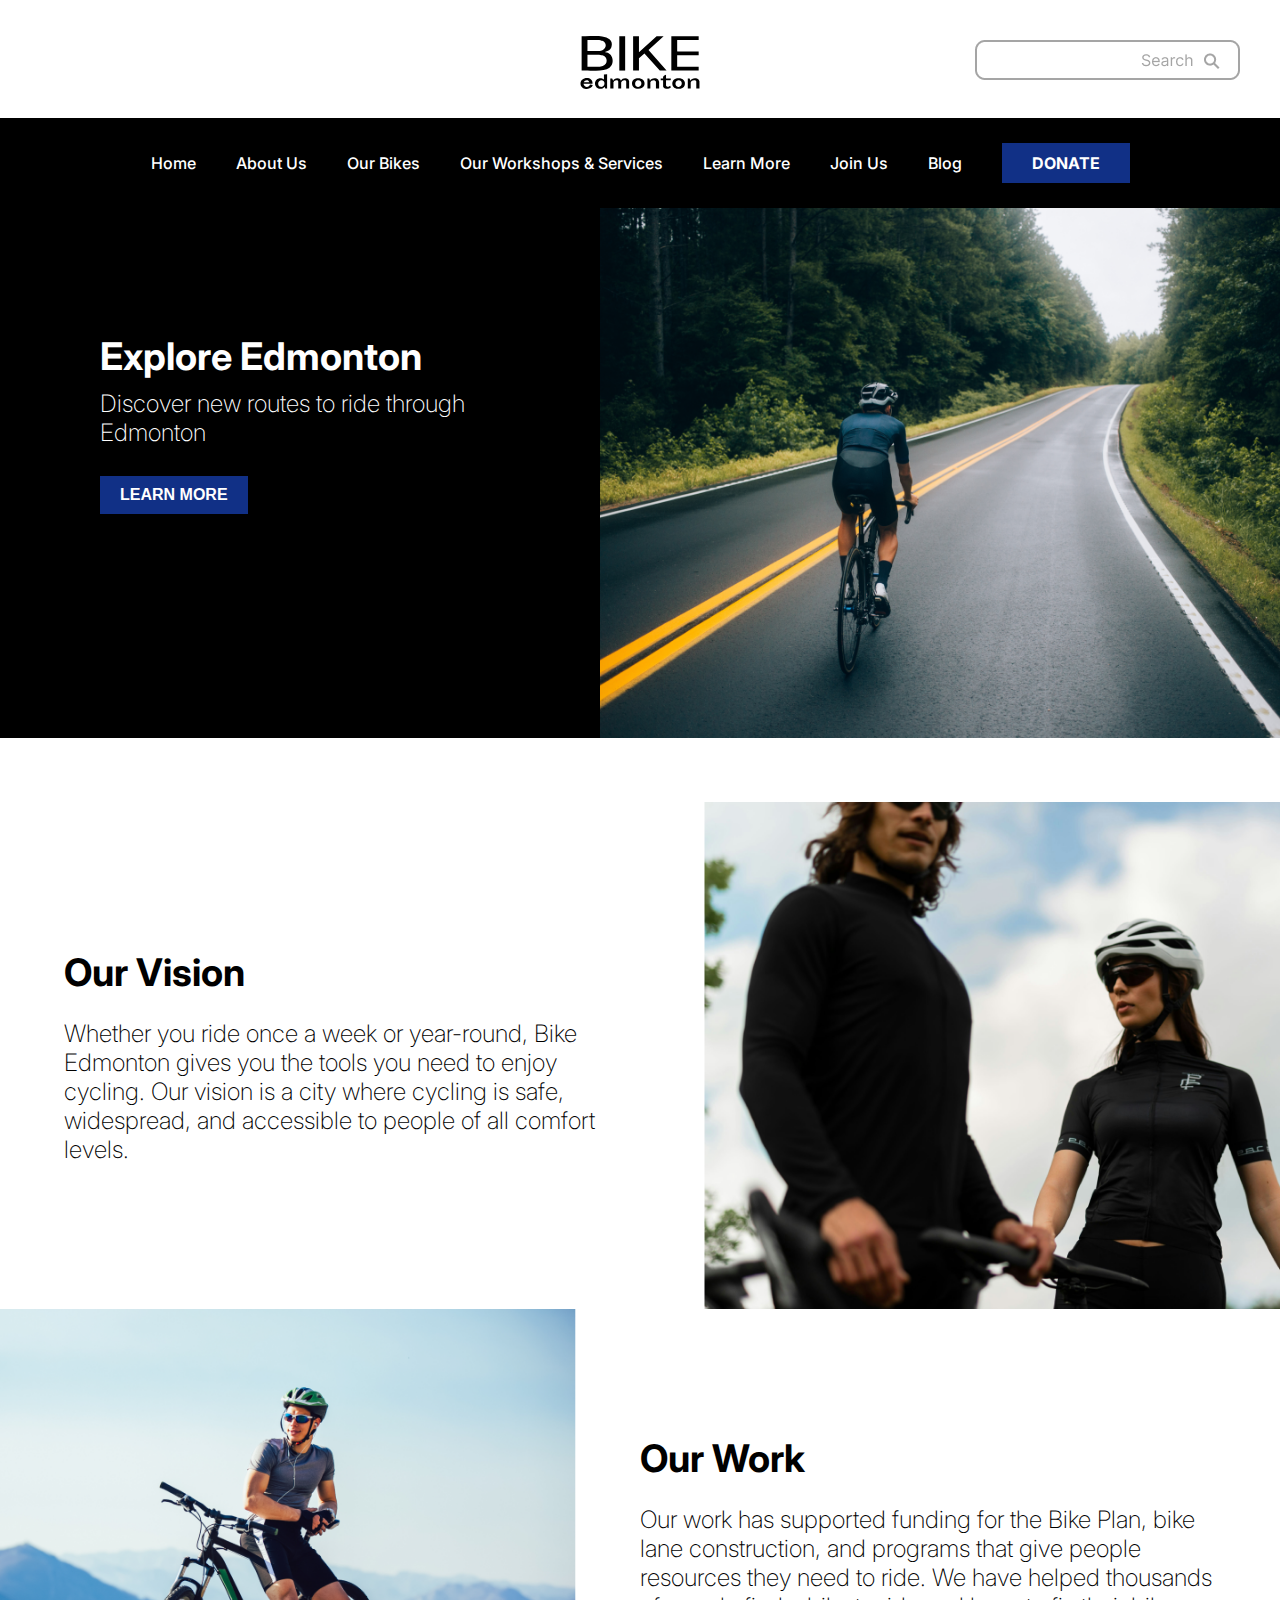
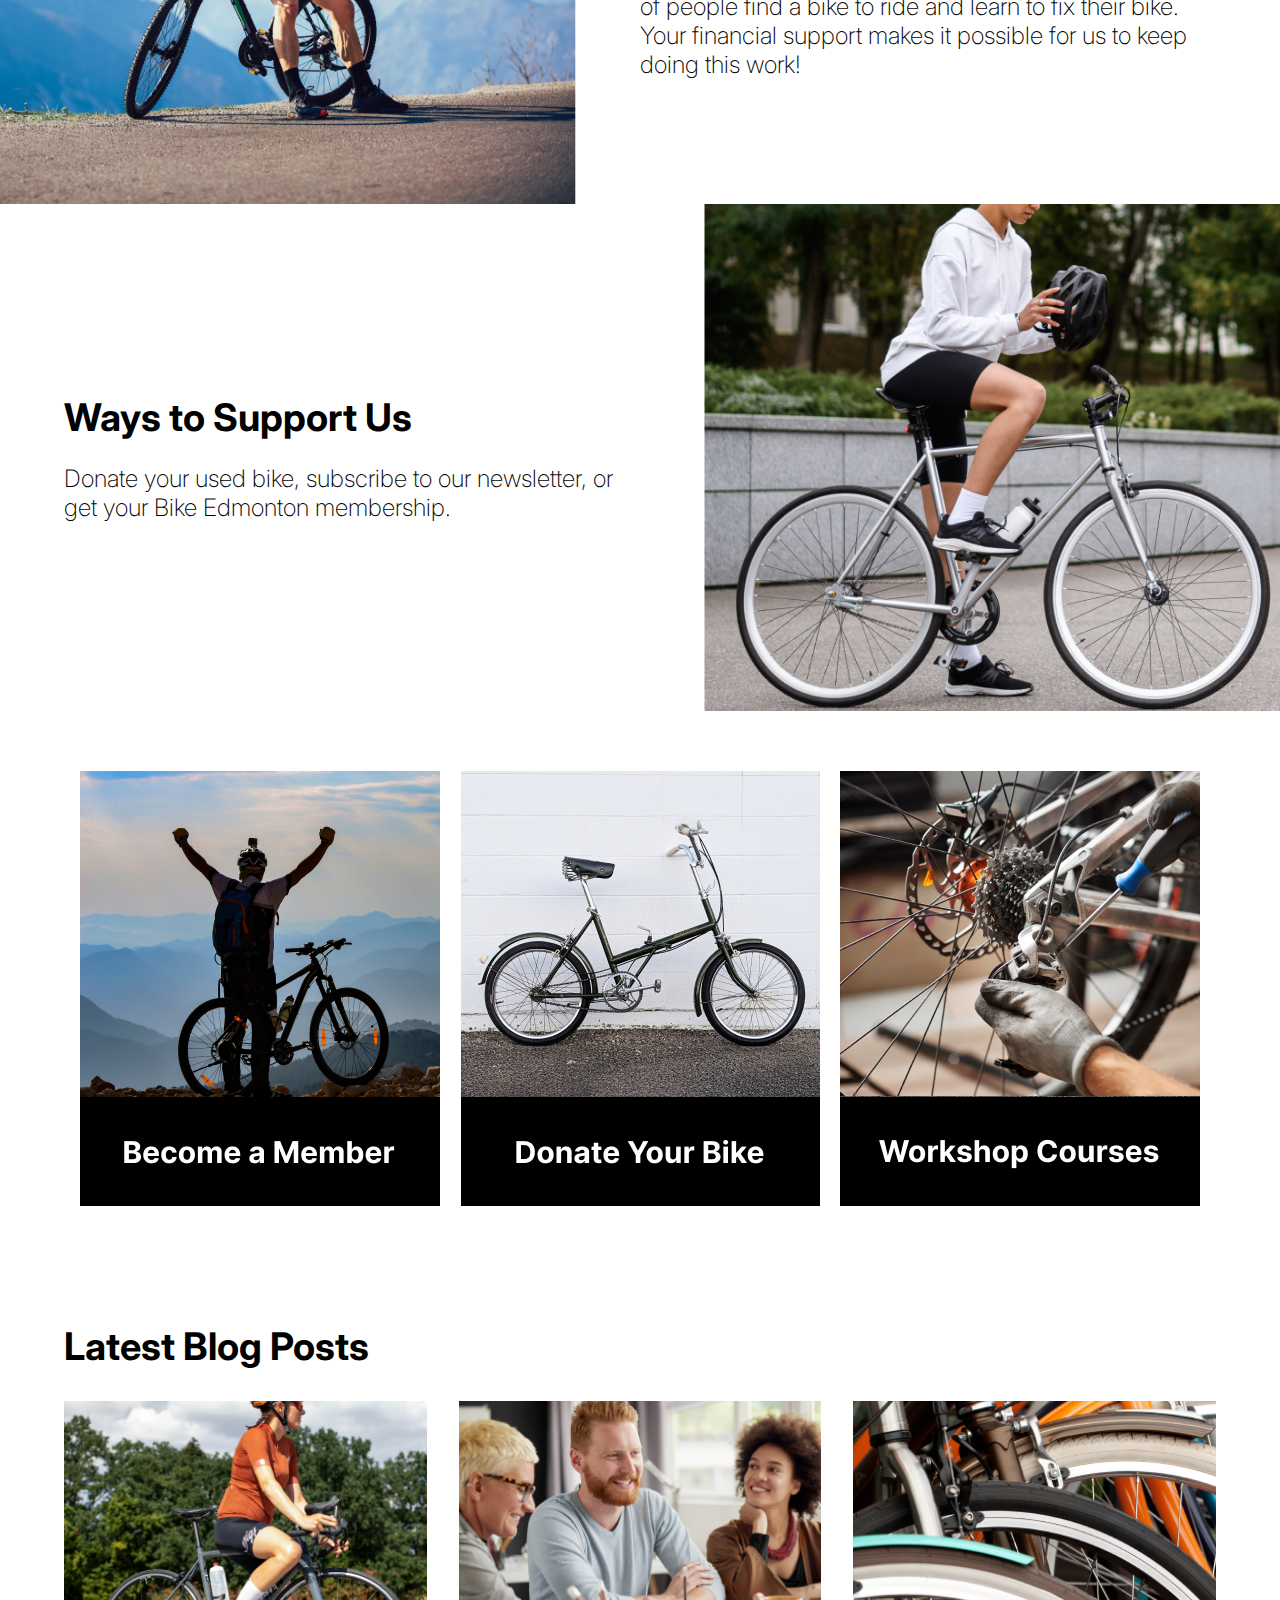
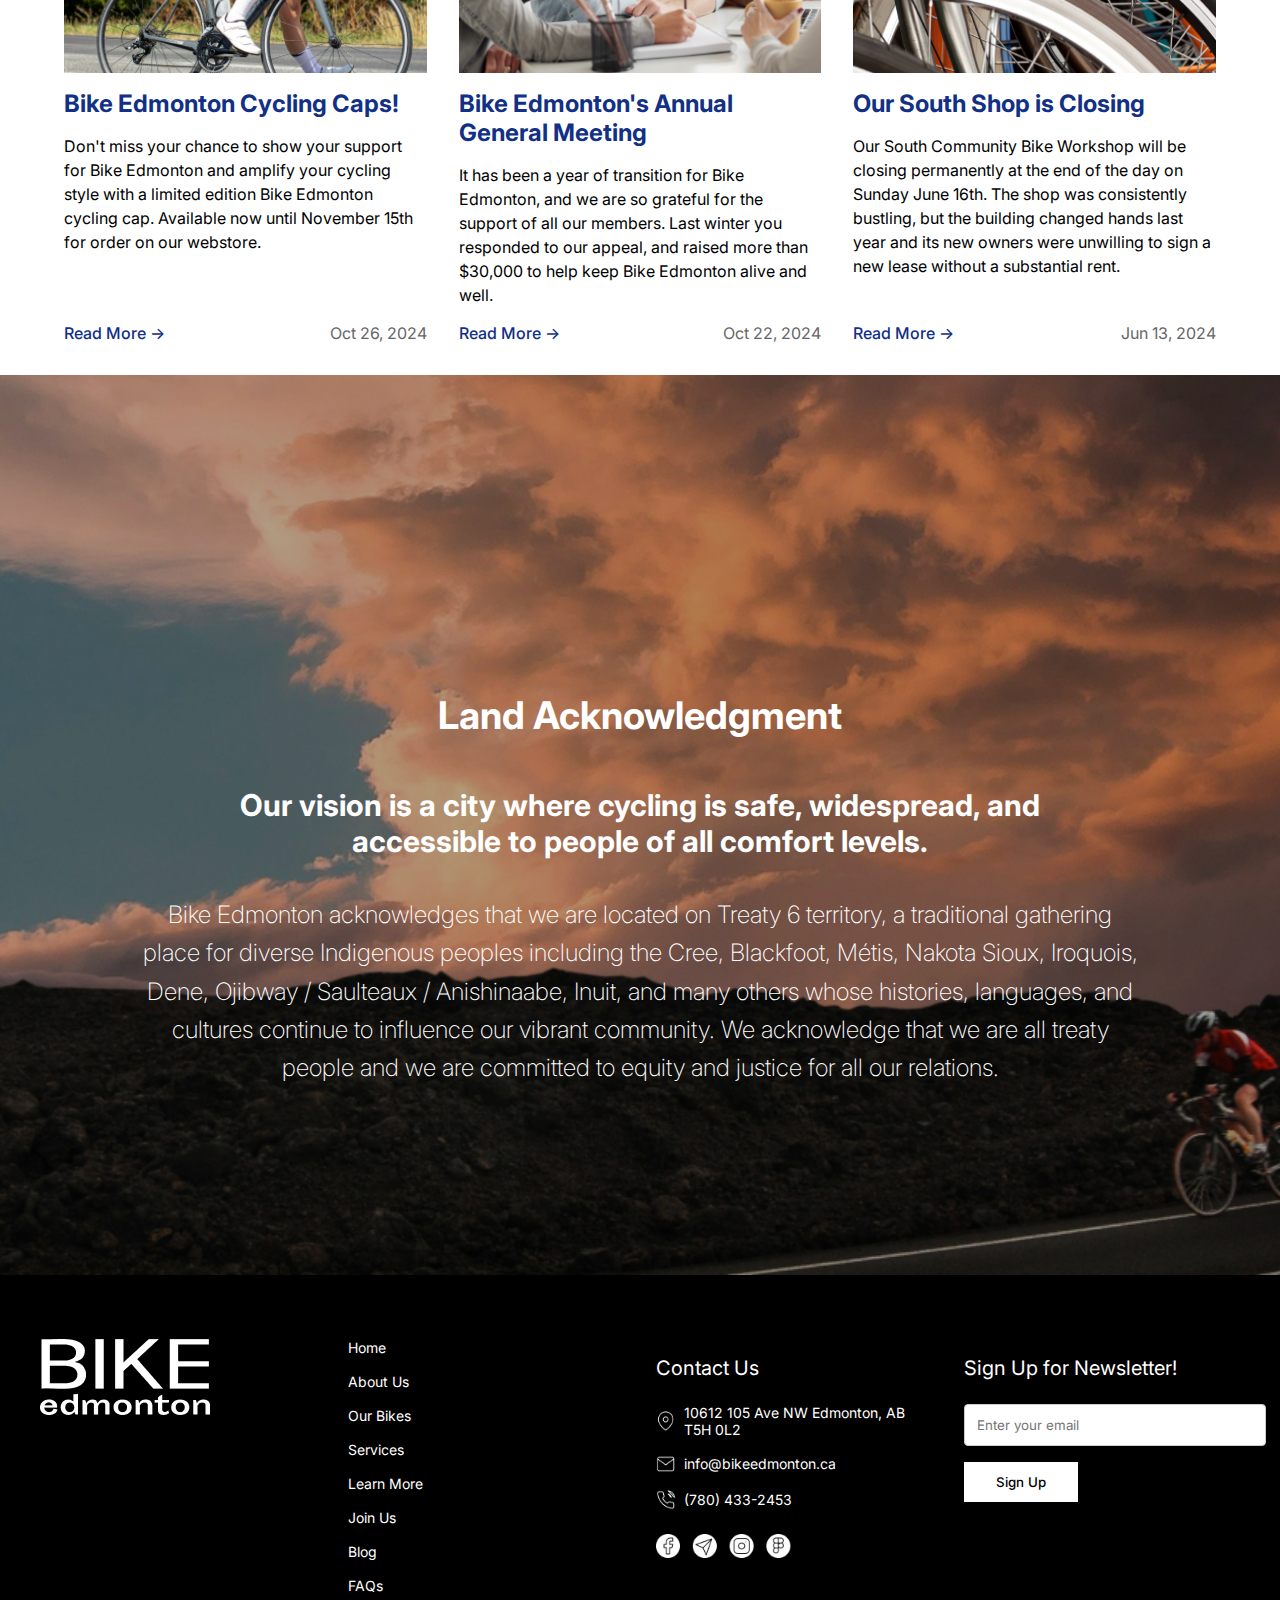
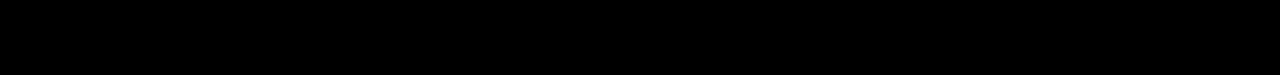
<file: index.html>
<!DOCTYPE html>
<html>
<head>
	<!-- META -->
	<meta charset="utf-8">
	<meta name="viewport" content="width=device-width, initial-scale=1">

	<!-- STYLES -->
	<link rel="stylesheet" type="text/css" href="Styles/style.css">

	<!-- FONTS -->
	<link rel="preconnect" href="https://fonts.googleapis.com">
	<link rel="preconnect" href="https://fonts.gstatic.com" crossorigin>
	<link href="https://fonts.googleapis.com/css2?family=Inter:ital,opsz,wght@0,14..32,100..900;1,14..32,100..900&display=swap" rel="stylesheet">
</head>

<body>
	<!-- NAVIGATION -->
	<header> 
		<nav class="hero-nav"> <!-- LOGO -->
			<div class="logo logosearch">
				<a href="index.html">
					<img src="Images/BlackBikeEdmontonLogo.svg" alt="Black logo for Bike Edmonton">
				</a>
				<img class="search-bar" src="Images/search-bar.png" alt="Search bar placeholder">
			</div>
			<input type="checkbox" id="nav-toggle" class="nav-toggle">
			<label for="nav-toggle" class="burger-menu" aria-label="Toggle navigation">
				<span></span>
				<span></span>
				<span></span>
			</label>
			<br>
			<!-- MENU BAR -->
			<div class="nav-container">
				<a class="navigation" href="index.html">Home</a>
				<a class="navigation" href="aboutus.html">About Us</a>
				<a class="navigation" href="ourbikes.html">Our Bikes</a>
				<a class="navigation" href="ourworkshopsservices.html">Our Workshops & Services</a>
				<a class="navigation" href="#">Learn More</a>
				<a class="navigation" href="#">Join Us</a>
				<a class="navigation" href="#">Blog</a>
				<button class="navigation button-donate">DONATE</button>
			</div>
		<!-- HOMEPAGE HERO -->
		<section class="hero-img-flex">
			<!-- Mobile version -->
			<div class="mobile-hero mobile-only">
				<h1>Explore Edmonton</h1>
				<div class="hero-image-container">
					<img class="hero-img" src="Images/Heroexploreedm.png" alt="Man riding bike down road">
				</div>
				<a href="explore.html" class="h3-link">
					<h3 class="h3-reverse">Discover new routes to ride through Edmonton</h3>
				</a>
			</div>
			<!-- Desktop version -->
			<div class="hero-container desktop-only">
				<h1 class="h1-reverse padding-hero">Explore Edmonton</h1>
				<h3 class="h3-reverse padding-hero">Discover new routes to ride through Edmonton</h3>
				<button class="button-learnmore">LEARN MORE</button>
			</div>
			<div class="hero-image-container desktop-only">
				<img class="hero-img" src="Images/Heroexploreedm.png" alt="Black logo for Bike Edmonton">
			</div>
		</section>
		</nav>
	</header>
	
	<!--MISSION STATEMENT-->
	<section class="mission-statement"> 
		<div class="mission-item"> <!-- OUR VISION -->
			<div class="mission-content">
				<h1>Our Vision</h1>
				<h3>Whether you ride once a week or year-round, Bike Edmonton gives you the tools you need to enjoy cycling. Our vision is a city where cycling is safe, widespread, and accessible to people of all comfort levels.</h3>
			</div>
			<div class="mission-image">
				<img src="Images/OurVisionImage.png" alt="Cyclists in black attire">
			</div>
		</div>
		
		<div class="mission-item reverse"> <!-- OUR WORK -->
			<div class="mission-content">
				<h1>Our Work</h1>
				<h3>Our work has supported funding for the Bike Plan, bike lane construction, and programs that give people resources they need to ride. We have helped thousands of people find a bike to ride and learn to fix their bike. Your financial support makes it possible for us to keep doing this work!</h3>
			</div>
			<div class="mission-image">
				<img src="Images/OurWork.png" alt="Cyclist with mountain backdrop">
			</div>
		</div>
		
		<div class="mission-item"> <!-- WAYS TO SUPPORT US -->
			<div class="mission-content">
				<h1>Ways to Support Us</h1>
				<h3>Donate your used bike, subscribe to our newsletter, or get your Bike Edmonton membership.</h3>
			</div>
			<div class="mission-image">
				<img src="Images/WaysToSupport.png" alt="Cyclist adjusting helmet">
			</div>
		</div>
	</section>

	<section> <!-- CALL TO ACTION -->
		<div class="padding-calltoaction">
			<img src="Images/BecomeaMember.png">
			<img src="Images/DonateBike.png">
			<img src="Images/WorkshopCourses.png">
		</div>
	</section>

	<section class="blog-section"> <!--BLOG-->
		<h1>Latest Blog Posts</h1>
		<div class="blog-grid"> <!-- Latest Blog Posts Contents Begins -->
			<div class="blog-post"> <!-- 1st Blog Post -->
				<img src="Images/Firstblog.png" alt="Cyclist in orange jersey">
				<h2 class="blog-title">Bike Edmonton Cycling Caps!</h2>
				<p class="blog-excerpt">Don't miss your chance to show your support for Bike Edmonton and amplify your cycling style with a limited edition Bike Edmonton cycling cap. Available now until November 15th for order on our webstore.</p>
				<div class="blog-footer">
					<a href="#" class="read-more">Read More →</a>
					<span class="blog-date">Oct 26, 2024</span>
				</div>
			</div>
			<div class="blog-post"> <!-- 2nd Blog Post -->
				<img src="Images/SecondBlog.png" alt="People in a meeting">
				<h2 class="blog-title">Bike Edmonton's Annual General Meeting</h2>
				<p class="blog-excerpt">It has been a year of transition for Bike Edmonton, and we are so grateful for the support of all our members. Last winter you responded to our appeal, and raised more than $30,000 to help keep Bike Edmonton alive and well.</p>
				<div class="blog-footer">
					<a href="#" class="read-more">Read More →</a>
					<span class="blog-date">Oct 22, 2024</span>
				</div>
			</div>
			<div class="blog-post"> <!-- 3rd Blog Post -->
				<img src="Images/ThirdBlog.png" alt="Bike wheels">
				<h2 class="blog-title">Our South Shop is Closing</h2>
				<p class="blog-excerpt">Our South Community Bike Workshop will be closing permanently at the end of the day on Sunday June 16th. The shop was consistently bustling, but the building changed hands last year and its new owners were unwilling to sign a new lease without a substantial rent.</p>
				<div class="blog-footer">
					<a href="#" class="read-more">Read More →</a>
					<span class="blog-date">Jun 13, 2024</span>
				</div>
			</div>
		</div>  
	</section>

	<section class="land-acknowledgement"> <!-- Land Acknowledgement -->
		<div class="land-content">
			<h1 class="h1-reverse">Land Acknowledgment</h1>
			<h2 class="h2-reverse">Our vision is a city where cycling is safe, widespread, and accessible to people of all comfort levels.</h2>
			<h3 class="h3-reverse">Bike Edmonton acknowledges that we are located on Treaty 6 territory, a traditional gathering place for diverse Indigenous peoples including the Cree, Blackfoot, Métis, Nakota Sioux, Iroquois, Dene, Ojibway / Saulteaux / Anishinaabe, Inuit, and many others whose histories, languages, and cultures continue to influence our vibrant community. We acknowledge that we are all treaty people and we are committed to equity and justice for all our relations.</h3>
		</div>
		<div class="land-image">
			<img src="Images/LandImage.png" alt="Cyclists riding at sunset">
		</div>
	</section>

	<!-- FOOTER -->

	<footer class="footer-container">
		<div class="footer-content">
			<!-- Logo -->
			<div class="footer-logo">
				<img src="Images/Whitelogo.png" alt="Bike Edmonton Logo">
			</div>

			<!-- Links -->
			<div class="footer-links">
				<nav>
					<ul>
						<li><a href="index.html">Home</a></li>
						<li><a href="aboutus.html">About Us</a></li>
						<li><a href="ourbikes.html">Our Bikes</a></li>
						<li><a href="ourworkshopsservices.html">Services</a></li>
						<li><a href="#">Learn More</a></li>
						<li><a href="#">Join Us</a></li>
						<li><a href="#">Blog</a></li>
						<li><a href="#">FAQs</a></li>
					</ul>
				</nav>
			</div>

			<!-- Contact Us -->
			<div class="footer-contact">
				<h2>Contact Us</h2>
				<ul>
					<li>
						<img src="Images/locationicon.png" alt="Location">
						<span>10612 105 Ave NW Edmonton, AB T5H 0L2</span>
					</li>
					<li>
						<img src="Images/emailicon.png" alt="Email">
						<span>info@bikeedmonton.ca</span>
					</li>
					<li>
						<img src="Images/phoneicon.png" alt="Phone">
						<span>(780) 433-2453</span>
					</li>
				</ul>
				<div class="social-icons">
					<img src="Images/contactpanelicons.png" alt="Social Media Icons">
				</div>
			</div>

			<!-- Newsletter -->
			<div class="footer-newsletter">
				<h2>Sign Up for Newsletter!</h2>
				<form>
					<input type="email" placeholder="Enter your email" class="newsletter-input">
					<button type="submit" class="newsletter-button">Sign Up</button>
				</form>
			</div>
		</div>
	</footer>

</body>
</html>
</file>
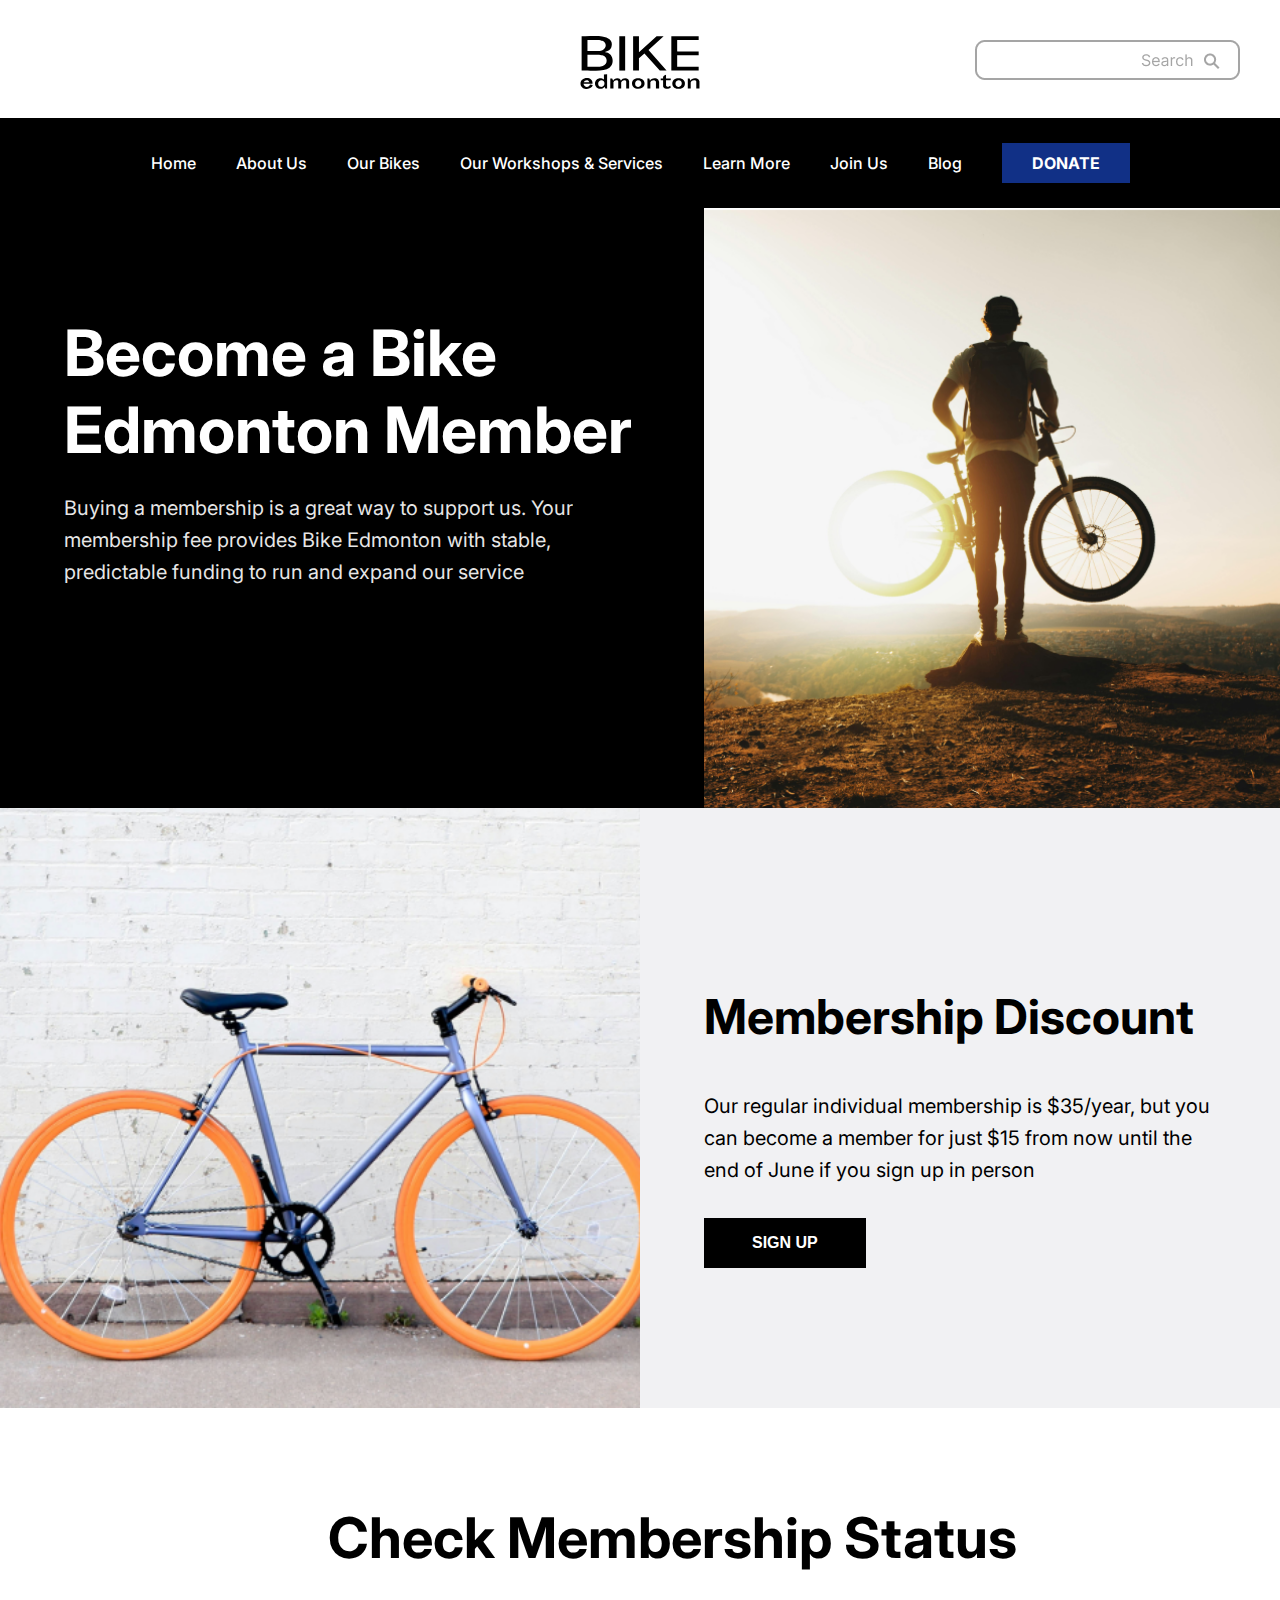
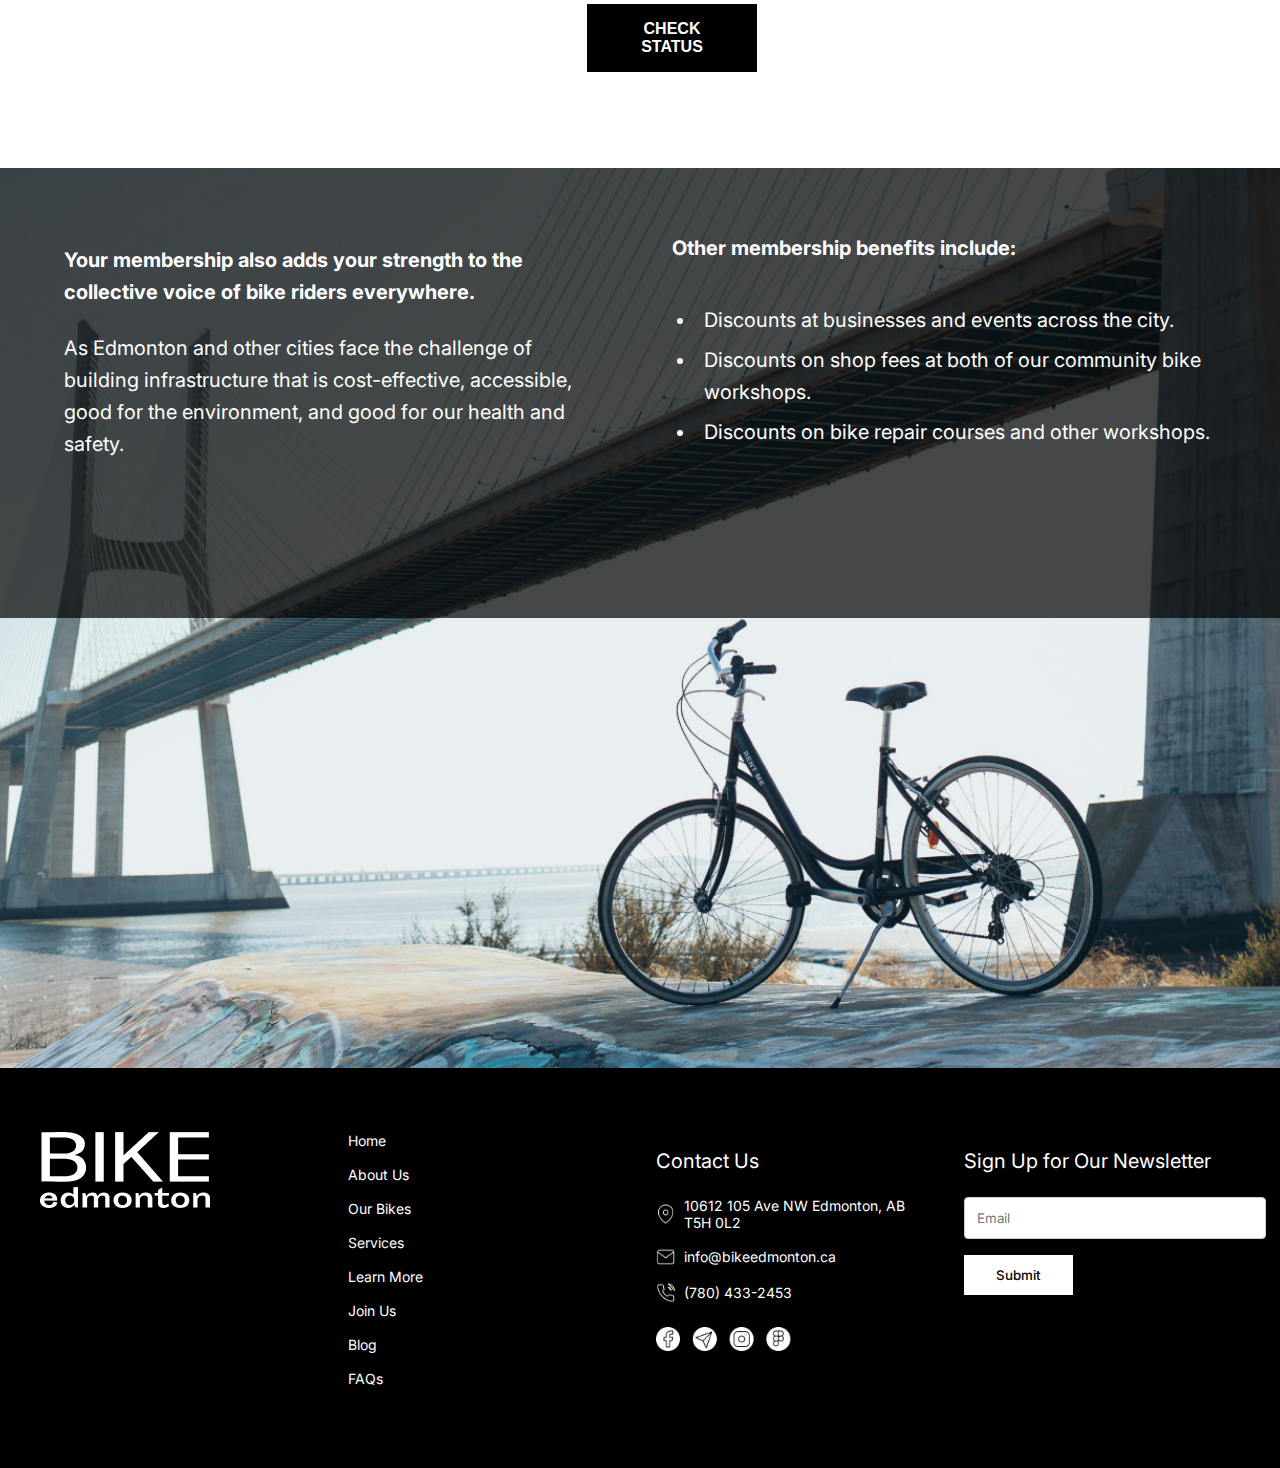
<file: aboutus.html>
<!DOCTYPE html>
<html>
<head>
	<!-- META -->
	<meta charset="utf-8">
	<meta name="viewport" content="width=device-width, initial-scale=1">

	<!-- STYLES -->
	<link rel="stylesheet" type="text/css" href="Styles/style.css">

	<!-- FONTS -->
	<link rel="preconnect" href="https://fonts.googleapis.com">
	<link rel="preconnect" href="https://fonts.gstatic.com" crossorigin>
	<link href="https://fonts.googleapis.com/css2?family=Inter:ital,opsz,wght@0,14..32,100..900;1,14..32,100..900&display=swap" rel="stylesheet">
</head>

<body>
	<!-- NAVIGATION -->
	<header> 
		<nav class="hero-nav"> <!-- LOGO -->
			<div class="logo logosearch">
				<a href="index.html">
					<img src="Images/BlackBikeEdmontonLogo.svg" alt="Black logo for Bike Edmonton">
				</a>
				<img class="search-bar" src="Images/search-bar.png">
			</div>
			<input type="checkbox" id="nav-toggle" class="nav-toggle">
			<label for="nav-toggle" class="burger-menu" aria-label="Toggle navigation">
				<span></span>
				<span></span>
				<span></span>
			</label>
			<br>
			<!-- MENU BAR -->
			<div class="nav-container">
				<a class="navigation" href="index.html">Home</a>
				<a class="navigation" href="aboutus.html">About Us</a>
				<a class="navigation" href="ourbikes.html">Our Bikes</a>
				<a class="navigation" href="ourworkshopsservices.html">Our Workshops & Services</a>
				<a class="navigation" href="#">Learn More</a>
				<a class="navigation" href="#">Join Us</a>
				<a class="navigation" href="#">Blog</a>
				<button class="navigation button-donate">DONATE</button>
			</div>
			
			<!-- HERO -->
		<section class="hero-section">
			<div class="hero-content">
				<h1 class="hero-title">Become a Bike Edmonton Member</h1>
				<p class="hero-text">Buying a membership is a great way to support us. Your membership fee provides Bike Edmonton with stable, predictable funding to run and expand our service</p>
			</div>
			<div class="hero-image">
				<img src="Images/memberbanner.png" alt="Cyclist silhouette at sunset">
			</div>
		</section>

			<!-- MEMBER DISCOUNT -->
		<section class="member-discount">
			<div class="member-discount-container">
				<div class="member-discount-image">
					<img src="Images/orangebike.png" alt="Orange and blue bike">
				</div>
				<div class="member-discount-content">
					<h2>Membership Discount</h2>
					<p>Our regular individual membership is $35/year, but you can become a member for just $15 from now until the end of June if you sign up in person</p>
					<button class="button-black">SIGN UP</button>
				</div>
			</div>
		</section>
			<!-- CHECK MEMBER STATUS -->
		<section class="member-status">
			<div class="member-status-container">
				<h2>Check Membership Status</h2>
				<button class="button-black">CHECK STATUS</button>
			</div>
		</section>

			<!-- ABOUT MEMBERS -->
		<section class="about-members">
			<div class="about-members-image">
				<img src="Images/aboutusbike.png" alt="Bike under bridge">
			</div>
			<div class="about-members-overlay">
				<div class="about-members-content">
					<div class="main-text">
						<h2>Your membership also adds your strength to the collective voice of bike riders everywhere.</h2>
						<p>As Edmonton and other cities face the challenge of building infrastructure that is cost-effective, accessible, good for the environment, and good for our health and safety.</p>
					</div>
					
					<div class="benefits">
						<h2>Other membership benefits include:</h2>
						<ul>
							<li>Discounts at businesses and events across the city.</li>
							<li>Discounts on shop fees at both of our community bike workshops.</li>
							<li>Discounts on bike repair courses and other workshops.</li>
						</ul>
					</div>
				</div>
			</div>
		</section>

	<!-- FOOTER -->

	<footer class="footer-container">
		<div class="footer-content">
			<!-- Logo -->
			<div class="footer-logo">
				<img src="Images/Whitelogo.png" alt="Bike Edmonton Logo">
			</div>

			<!-- Links -->
			<div class="footer-links">
				<nav>
					<ul>
						<li><a href="index.html">Home</a></li>
						<li><a href="aboutus.html">About Us</a></li>
						<li><a href="ourbikes.html">Our Bikes</a></li>
						<li><a href="ourworkshopsservices.html">Services</a></li>
						<li><a href="#">Learn More</a></li>
						<li><a href="#">Join Us</a></li>
						<li><a href="#">Blog</a></li>
						<li><a href="#">FAQs</a></li>
					</ul>
				</nav>
			</div>

			<!-- Contact Us -->
			<div class="footer-contact">
				<h2>Contact Us</h2>
				<ul>
					<li>
						<img src="Images/locationicon.png" alt="Location">
						<span>10612 105 Ave NW Edmonton, AB T5H 0L2</span>
					</li>
					<li>
						<img src="Images/emailicon.png" alt="Email">
						<span>info@bikeedmonton.ca</span>
					</li>
					<li>
						<img src="Images/phoneicon.png" alt="Phone">
						<span>(780) 433-2453</span>
					</li>
				</ul>
				<div class="social-icons">
					<img src="Images/contactpanelicons.png" alt="Social Media Icons">
				</div>
			</div>

			<!-- Newsletter -->
			<div class="footer-newsletter">
				<h2>Sign Up for Our Newsletter</h2>
				<form>
					<input type="email" class="newsletter-input" placeholder="Email">
					<button type="submit" class="newsletter-button">Submit</button>
				</form>
			</div>
		</div>
	</footer>

</body>
</html>
</file>
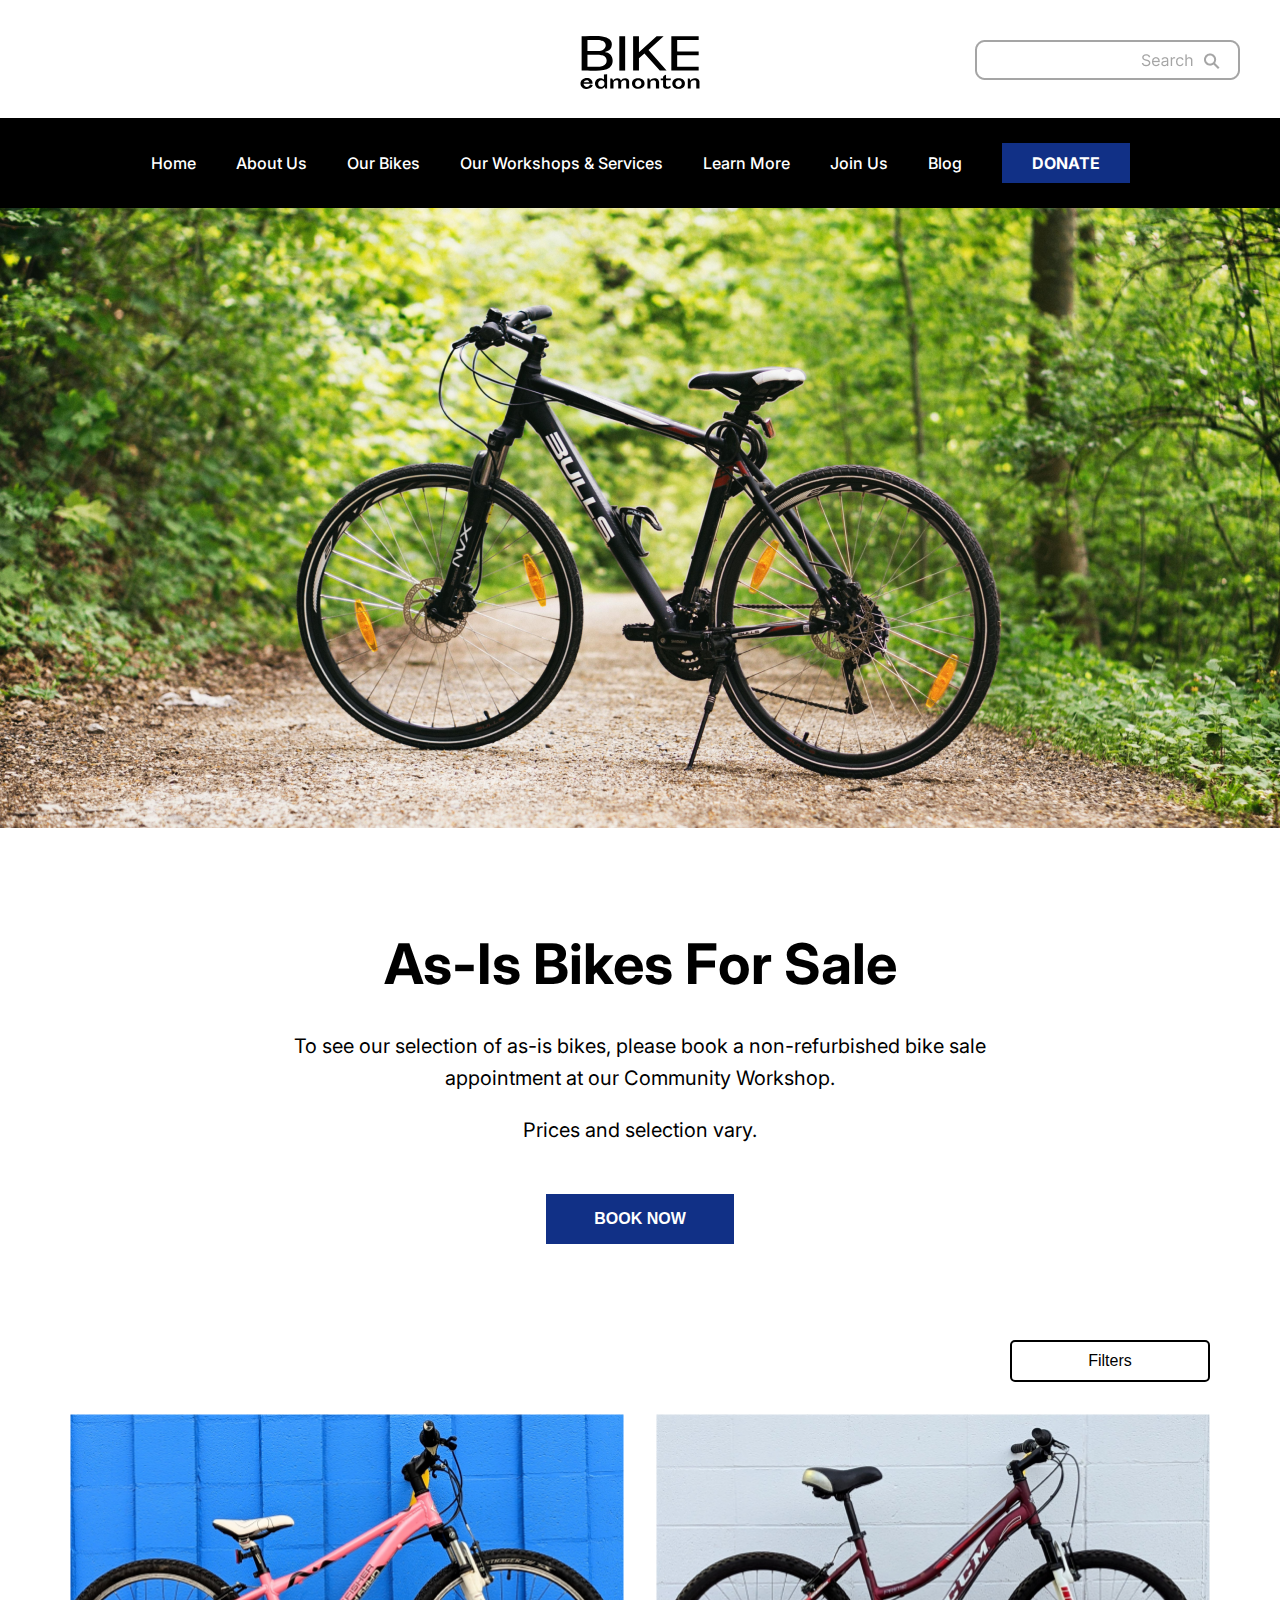
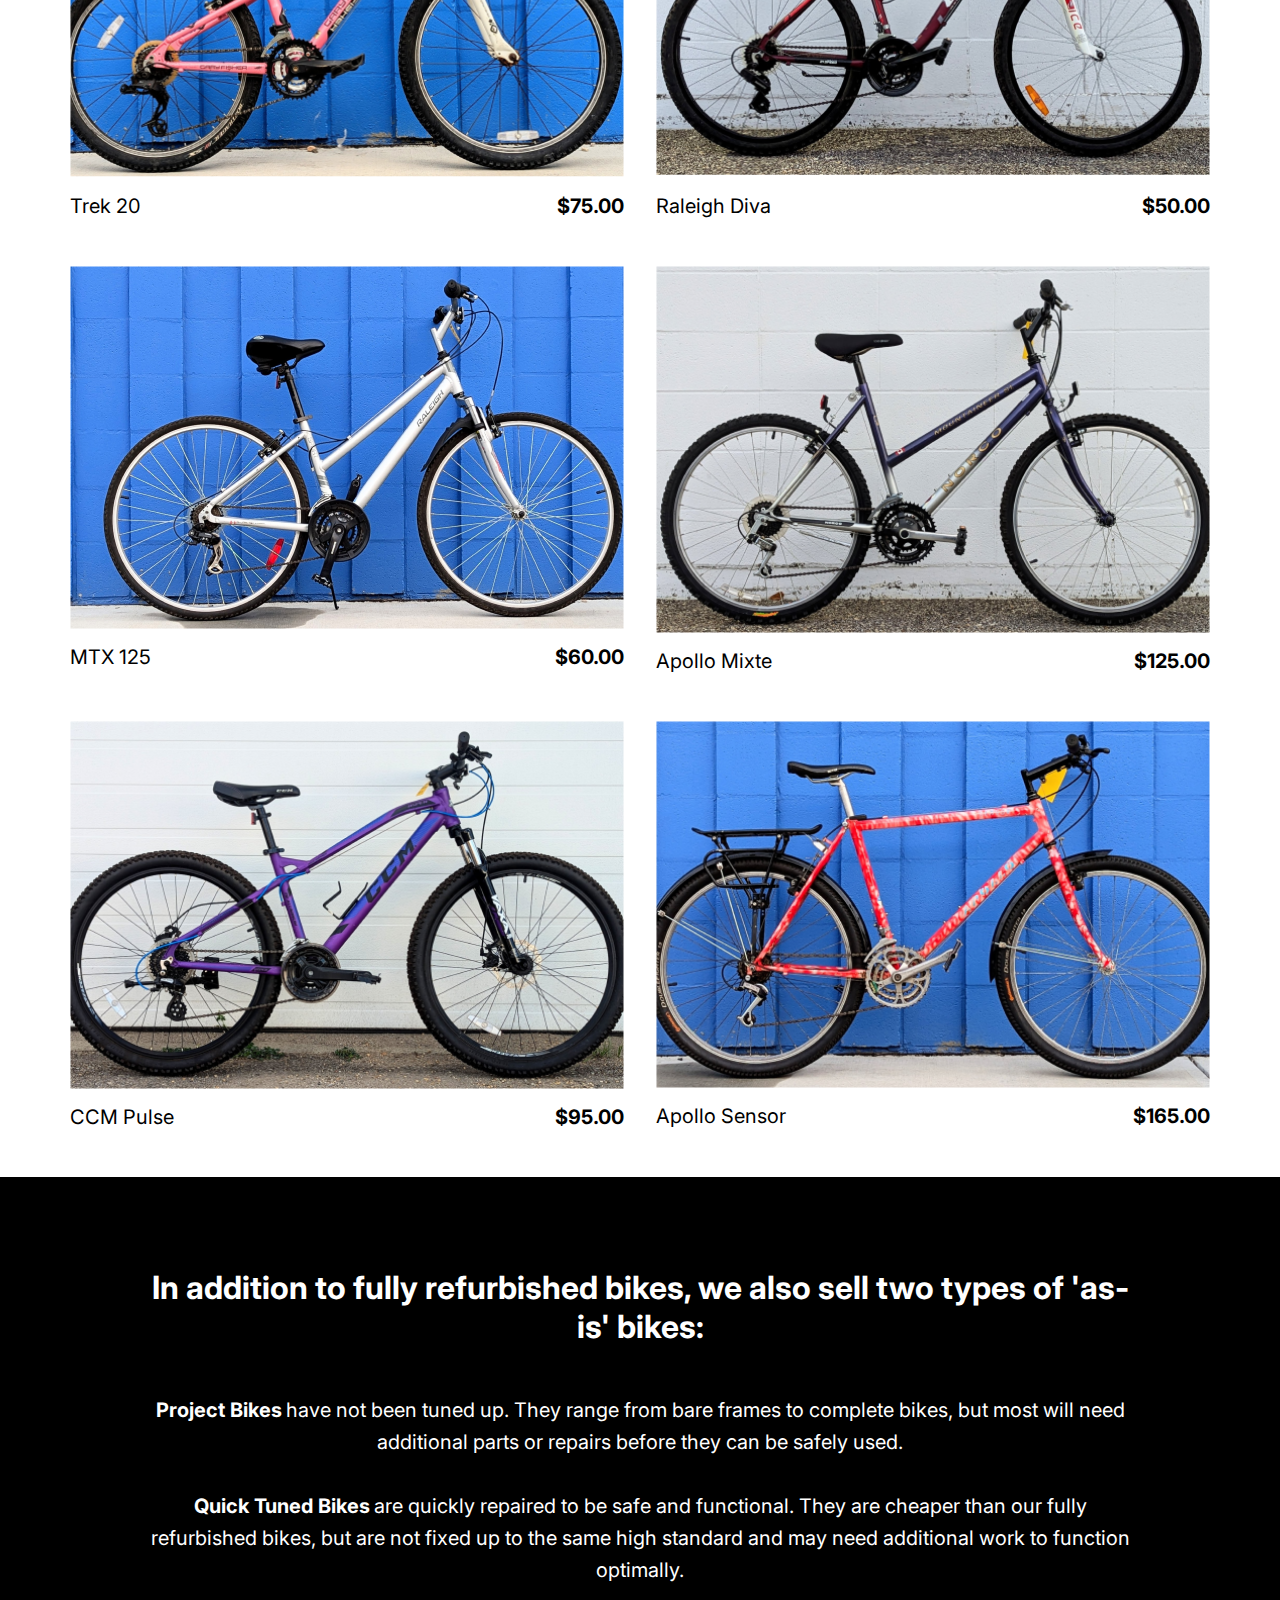
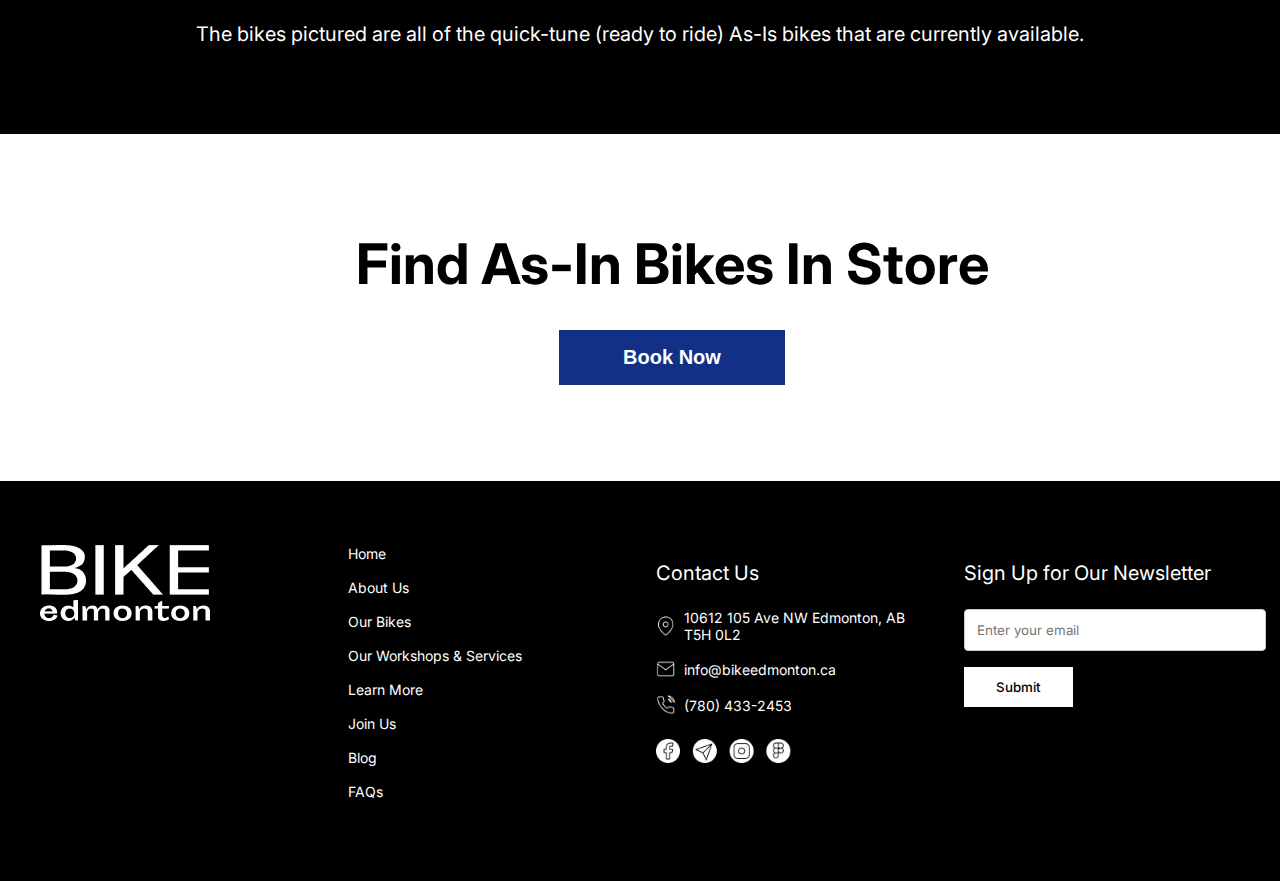
<file: ourbikes.html>
<!DOCTYPE html>
<html>
<head>
	<!-- META -->
	<meta charset="utf-8">
	<meta name="viewport" content="width=device-width, initial-scale=1">

	<!-- STYLES -->
	<link rel="stylesheet" type="text/css" href="Styles/style.css">

	<!-- FONTS -->
	<link rel="preconnect" href="https://fonts.googleapis.com">
	<link rel="preconnect" href="https://fonts.gstatic.com" crossorigin>
	<link href="https://fonts.googleapis.com/css2?family=Inter:ital,opsz,wght@0,14..32,100..900;1,14..32,100..900&display=swap" rel="stylesheet">
</head>

<body>
	<!-- NAVIGATION -->
	<header> 
		<nav class="hero-nav"> <!-- LOGO -->
			<div class="logo logosearch">
				<a href="index.html">
					<img src="Images/BlackBikeEdmontonLogo.svg" alt="Black logo for Bike Edmonton">
				</a>
				<img class="search-bar" src="Images/search-bar.png">
			</div>
			<input type="checkbox" id="nav-toggle" class="nav-toggle">
			<label for="nav-toggle" class="burger-menu" aria-label="Toggle navigation">
				<span></span>
				<span></span>
				<span></span>
			</label>
			<br>
			<!-- MENU BAR -->
			<div class="nav-container">
				<a class="navigation" href="index.html">Home</a>
				<a class="navigation" href="aboutus.html">About Us</a>
				<a class="navigation" href="ourbikes.html">Our Bikes</a>
				<a class="navigation" href="ourworkshopsservices.html">Our Workshops & Services</a>
				<a class="navigation" href="#">Learn More</a>
				<a class="navigation" href="#">Join Us</a>
				<a class="navigation" href="#">Blog</a>
				<button class="navigation button-donate">DONATE</button>
			</div>
			
			<!-- HERO -->
			<section class="bikes-hero">
				<div class="bikes-hero-image">
					<img src="Images/ourbikesbanner.png" alt="Black bike on forest trail">
				</div>
				<div class="bikes-hero-content">
					<h1>As-Is Bikes For Sale</h1>
					<p>To see our selection of as-is bikes, please book a non-refurbished bike sale appointment at our Community Workshop.</p>
					<p>Prices and selection vary.</p>
					<button class="button-learnmore">BOOK NOW</button>
				</div>
			</section>
			
			<!-- BIKE IMAGES -->
			<section class="bikes-grid">
				<div class="filters-container">
					<button class="button-filters">Filters</button>
				</div>
				<div class="bikes-container">
					<div class="bike-card">
						<img src="Images/Bike1.png" alt="Trek 20 bike">
						<div class="bike-info">
							<span class="bike-name">Trek 20</span>
							<span class="bike-price">$75.00</span>
						</div>
					</div>
					<div class="bike-card">
						<img src="Images/Bike2.png" alt="Raleigh Diva bike">
						<div class="bike-info">
							<span class="bike-name">Raleigh Diva</span>
							<span class="bike-price">$50.00</span>
						</div>
					</div>
					<div class="bike-card">
						<img src="Images/Bike3.png" alt="MTX 125 bike">
						<div class="bike-info">
							<span class="bike-name">MTX 125</span>
							<span class="bike-price">$60.00</span>
						</div>
					</div>
					<div class="bike-card">
						<img src="Images/Bike4.png" alt="Apollo Mixte bike">
						<div class="bike-info">
							<span class="bike-name">Apollo Mixte</span>
							<span class="bike-price">$125.00</span>
						</div>
					</div>
					<div class="bike-card">
						<img src="Images/Bike5.png" alt="CCM Pulse bike">
						<div class="bike-info">
							<span class="bike-name">CCM Pulse</span>
							<span class="bike-price">$95.00</span>
						</div>
					</div>
					<div class="bike-card">
						<img src="Images/Bike6.png" alt="Apollo Sensor bike">
						<div class="bike-info">
							<span class="bike-name">Apollo Sensor</span>
							<span class="bike-price">$165.00</span>
						</div>
					</div>
				</div>
			</section>
			<!-- PROJECT VS QUICK TUNED BIKE INFO -->
			<section class="bikes-info">
				<div class="bikes-info-container">
					<h2>In addition to fully refurbished bikes, we also sell two types of 'as-is' bikes:</h2>
					
					<div class="bike-type">
						<h3>Project Bikes</h3>
						<p>have not been tuned up. They range from bare frames to complete bikes, but most will need additional parts or repairs before they can be safely used.</p>
					</div>

					<div class="bike-type">
						<h3>Quick Tuned Bikes</h3>
						<p>are quickly repaired to be safe and functional. They are cheaper than our fully refurbished bikes, but are not fixed up to the same high standard and may need additional work to function optimally.</p>
					</div>

					<p class="bikes-note">The bikes pictured are all of the quick-tune (ready to ride) As-Is bikes that are currently available.</p>
				</div>
			</section>
			<!-- Find As-In Bikes In Store -->
			<section class="find-bikes">
				<div class="find-bikes-container">
					<h2>Find As-In Bikes In Store</h2>
					<button class="button-learnmore">Book Now</button>
				</div>
			</section>
			<section></section>
			<section></section>

		<!-- FOOTER -->

		<footer class="footer-container">
			<div class="footer-content">
				<!-- Logo -->
				<div class="footer-logo">
					<img src="Images/Whitelogo.png" alt="White Bike Edmonton Logo">
				</div>

				<!-- Links -->
				<div class="footer-links">
					<nav>
						<ul>
							<li><a href="index.html">Home</a></li>
							<li><a href="aboutus.html">About Us</a></li>
							<li><a href="ourbikes.html">Our Bikes</a></li>
							<li><a href="ourworkshopsservices.html">Our Workshops & Services</a></li>
							<li><a href="#">Learn More</a></li>
							<li><a href="#">Join Us</a></li>
							<li><a href="#">Blog</a></li>
							<li><a href="#">FAQs</a></li>
						</ul>
					</nav>
				</div>

				<!-- Contact Info -->
				<div class="footer-contact">
					<h2>Contact Us</h2>
					<ul>
						<li>
							<img src="Images/locationicon.png" alt="Location">
							10612 105 Ave NW Edmonton, AB T5H 0L2
						</li>
						<li>
							<img src="Images/emailicon.png" alt="Email">
							info@bikeedmonton.ca
						</li>
						<li>
							<img src="Images/phoneicon.png" alt="Phone">
							(780) 433-2453
						</li>
					</ul>
					<div class="social-icons">
						<img src="Images/contactpanelicons.png" alt="Social Media Icons">
					</div>
				</div>

				<!-- Newsletter -->
				<div class="footer-newsletter">
					<h2>Sign Up for Our Newsletter</h2>
					<form>
						<input type="email" placeholder="Enter your email" class="newsletter-input">
						<button type="submit" class="newsletter-button">Submit</button>
					</form>
				</div>
			</div>
		</footer>

	</body>
</html>
</file>
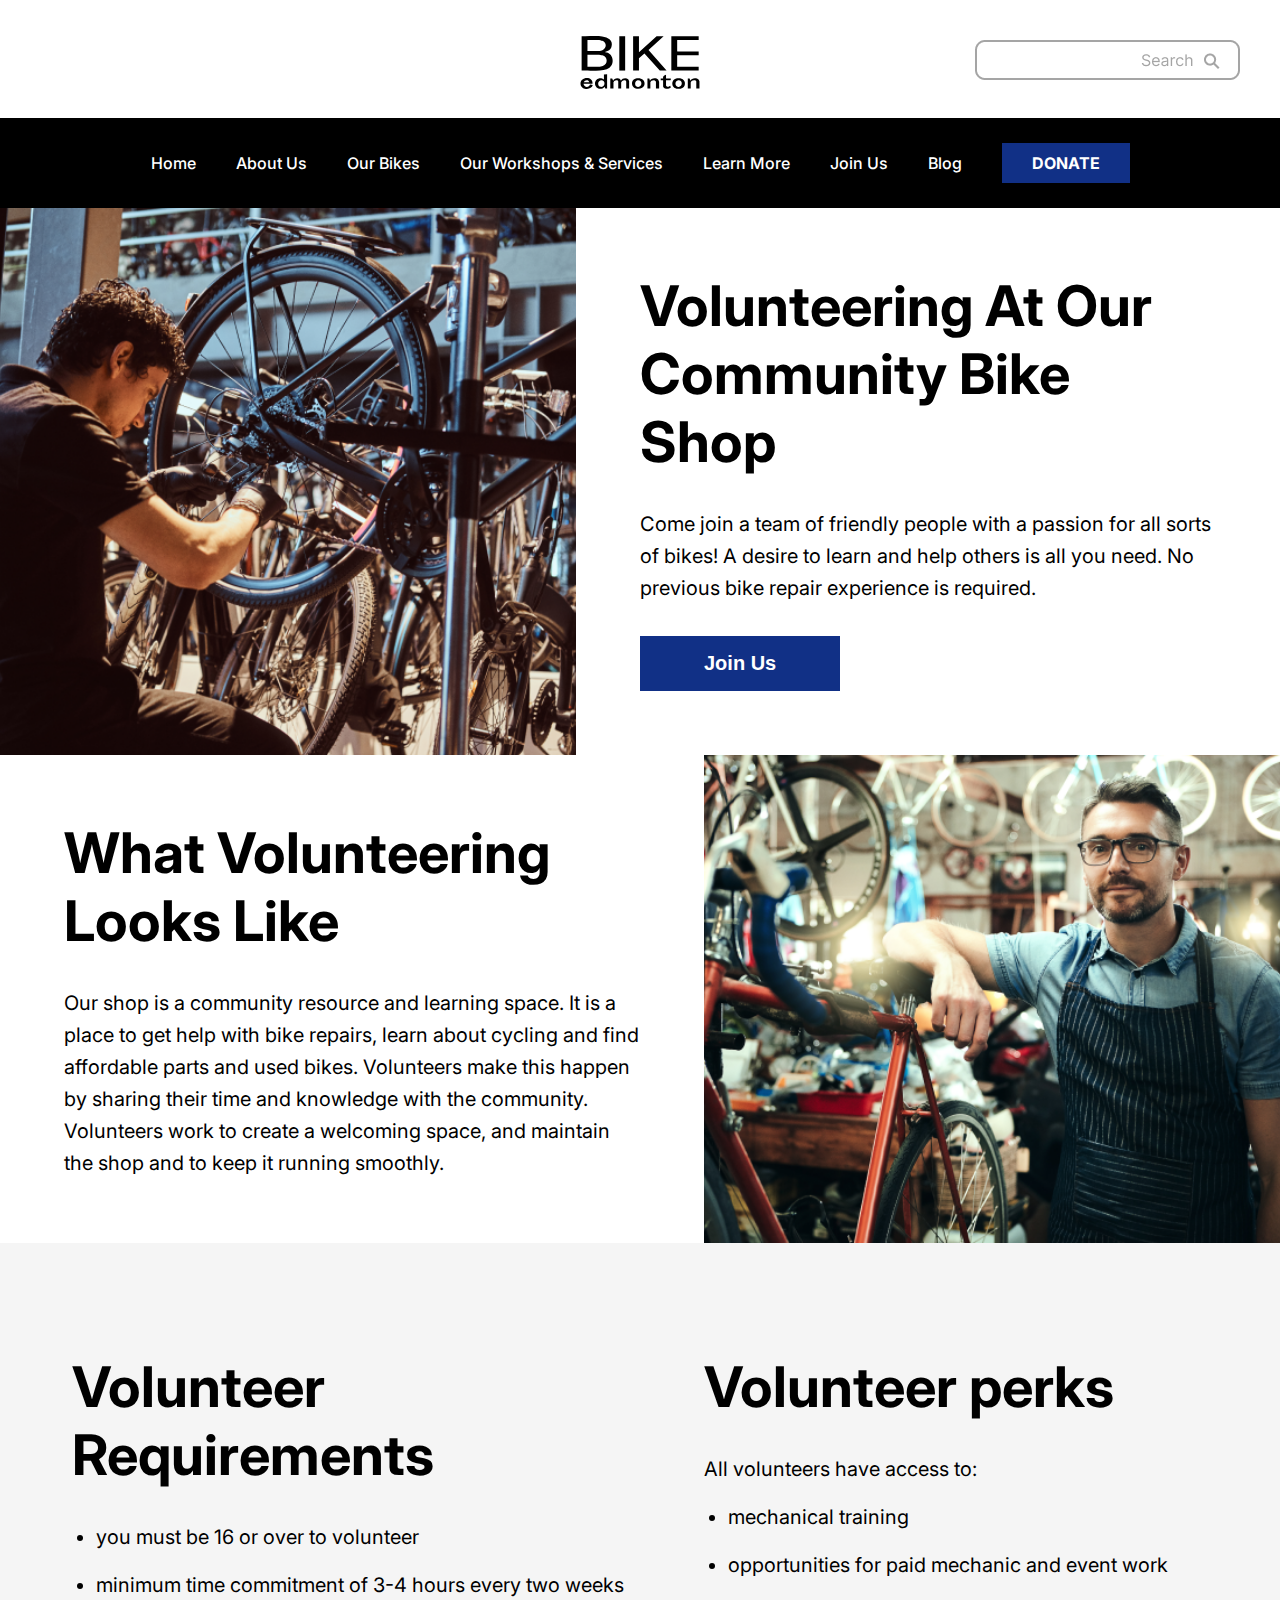
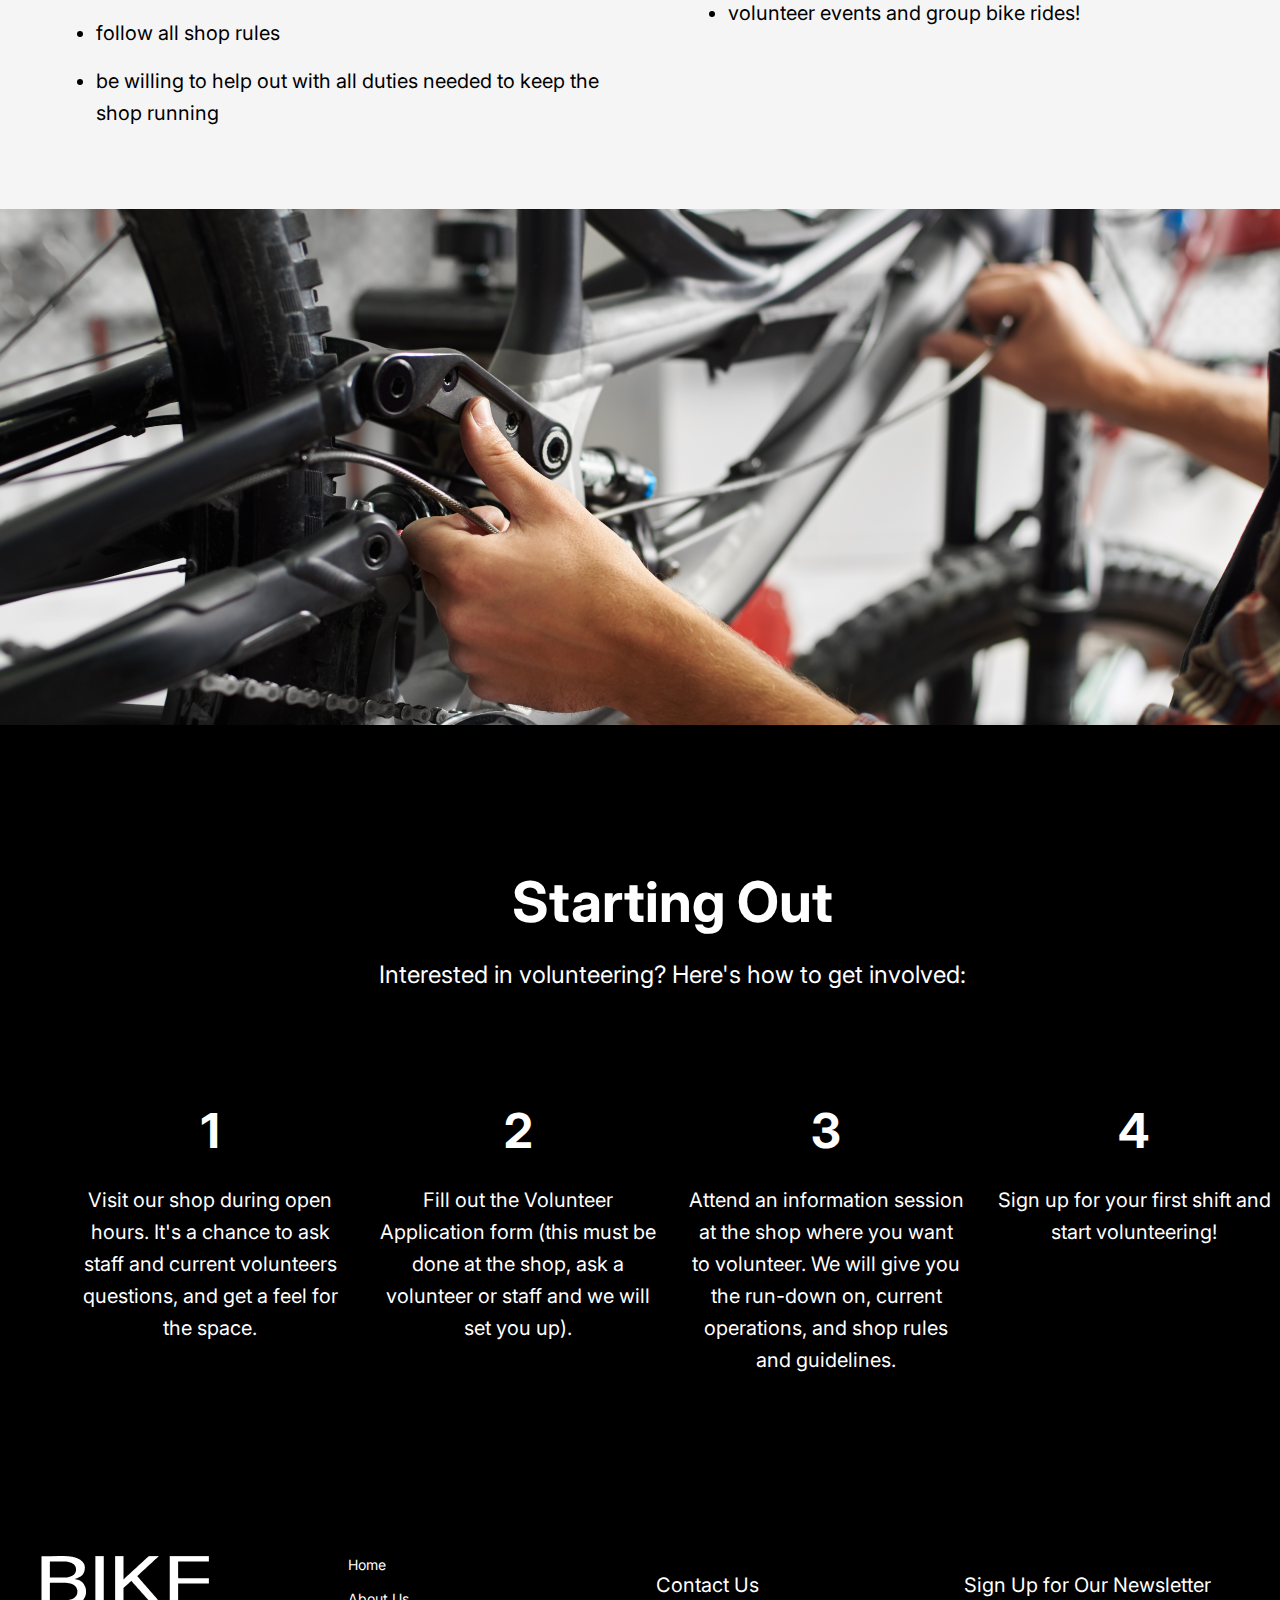
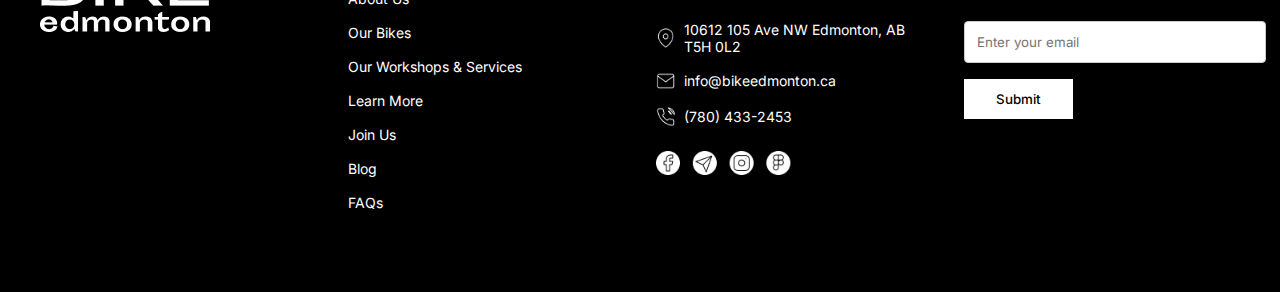
<file: ourworkshopsservices.html>
<!DOCTYPE html>
<html>
<head>
	<!-- META -->
	<meta charset="utf-8">
	<meta name="viewport" content="width=device-width, initial-scale=1">

	<!-- STYLES -->
	<link rel="stylesheet" type="text/css" href="Styles/style.css">

	<!-- FONTS -->
	<link rel="preconnect" href="https://fonts.googleapis.com">
	<link rel="preconnect" href="https://fonts.gstatic.com" crossorigin>
	<link href="https://fonts.googleapis.com/css2?family=Inter:ital,opsz,wght@0,14..32,100..900;1,14..32,100..900&display=swap" rel="stylesheet">
</head>

<body>
	<!-- NAVIGATION -->
	<header> 
		<nav class="hero-nav"> <!-- LOGO -->
			<div class="logo logosearch">
				<a href="index.html">
					<img src="Images/BlackBikeEdmontonLogo.svg" alt="Black logo for Bike Edmonton">
				</a>
				<img class="search-bar" src="Images/search-bar.png">
			</div>
			<input type="checkbox" id="nav-toggle" class="nav-toggle">
			<label for="nav-toggle" class="burger-menu" aria-label="Toggle navigation">
				<span></span>
				<span></span>
				<span></span>
			</label>
			<br>
			<!-- MENU BAR -->
			<div class="nav-container">
				<a class="navigation" href="index.html">Home</a>
				<a class="navigation" href="aboutus.html">About Us</a>
				<a class="navigation" href="ourbikes.html">Our Bikes</a>
				<a class="navigation" href="ourworkshopsservices.html">Our Workshops & Services</a>
				<a class="navigation" href="#">Learn More</a>
				<a class="navigation" href="#">Join Us</a>
				<a class="navigation" href="#">Blog</a>
				<button class="navigation button-donate">DONATE</button>
			</div>
	
	<!-- HERO -->
		<section class="volunteer-hero">
			<div class="volunteer-hero-container">
				<div class="volunteer-hero-image">
					<img src="Images/volunteerhero.png" alt="Volunteer working on bike">
				</div>
				<div class="volunteer-hero-content">
					<h2>Volunteering At Our Community Bike Shop</h2>
					<p>Come join a team of friendly people with a passion for all sorts of bikes! A desire to learn and help others is all you need. No previous bike repair experience is required.</p>
					<button class="button-learnmore">Join Us</button>
				</div>
			</div>
		</section>

	<!-- WHAT VOLUNTEERING LOOKS LIKE -->
		<section class="volunteer-info">
			<div class="volunteer-info-container">
				<div class="volunteer-info-content">
					<h2>What Volunteering Looks Like</h2>
					<p>Our shop is a community resource and learning space. It is a place to get help with bike repairs, learn about cycling and find affordable parts and used bikes. Volunteers make this happen by sharing their time and knowledge with the community. Volunteers work to create a welcoming space, and maintain the shop and to keep it running smoothly.</p>
				</div>
				<div class="volunteer-info-image">
					<img src="Images/volunteer2.png" alt="Volunteer working in bike shop">
				</div>
			</div>
		</section>

	<!-- VOLUNTEER REQUIREMENTS -->
		<section class="volunteer-requirements">
			<div class="requirements-container">
				<div class="requirements-content">
					<h2>Volunteer Requirements</h2>
					<ul>
						<li>you must be 16 or over to volunteer</li>
						<li>minimum time commitment of 3-4 hours every two weeks</li>
						<li>follow all shop rules</li>
						<li>be willing to help out with all duties needed to keep the shop running</li>
					</ul>
				</div>
				<div class="perks-content">
					<h2>Volunteer perks</h2>
					<p>All volunteers have access to:</p>
					<ul>
						<li>mechanical training</li>
						<li>opportunities for paid mechanic and event work</li>
						<li>volunteer events and group bike rides!</li>
					</ul>
				</div>
			</div>
		</section>
		<div class="volunteer-image-full">
			<img src="Images/volunteer3.png" alt="Volunteers working together">
		</div>

	<!-- STARTING OUT -->
	<section class="starting-out">
		<div class="starting-out-container">
			<div class="starting-out-header">
				<h2>Starting Out</h2>
				<h3>Interested in volunteering? Here's how to get involved:</h3>
			</div>
			<div class="steps-grid">
				<div class="step-item">
					<h3><span>1</span></h3>
					<p>Visit our shop during open hours. It's a chance to ask staff and current volunteers questions, and get a feel for the space.</p>
				</div>
				<div class="step-item">
					<h3><span>2</span></h3>
					<p>Fill out the Volunteer Application form (this must be done at the shop, ask a volunteer or staff and we will set you up).</p>
				</div>
				<div class="step-item">
					<h3><span>3</span></h3>
					<p>Attend an information session at the shop where you want to volunteer. We will give you the run-down on, current operations, and shop rules and guidelines.</p>
				</div>
				<div class="step-item">
					<h3><span>4</span></h3>
					<p>Sign up for your first shift and start volunteering!</p>
				</div>
			</div>
		</div>
	</section>

	<!-- FOOTER -->
	<footer class="footer-container">
		<div class="footer-content">
			<!-- Logo -->
			<div class="footer-logo">
				<img src="Images/Whitelogo.png" alt="White" Bike Edmonton Logo">
			</div>

			<!-- Links -->
			<div class="footer-links">
				<nav>
					<ul>
						<li><a href="index.html">Home</a></li>
						<li><a href="aboutus.html">About Us</a></li>
						<li><a href="ourbikes.html">Our Bikes</a></li>
						<li><a href="ourworkshopsservices.html">Our Workshops & Services</a></li>
						<li><a href="#">Learn More</a></li>
						<li><a href="#">Join Us</a></li>
						<li><a href="#">Blog</a></li>
						<li><a href="#">FAQs</a></li>
					</ul>
				</nav>
			</div>

			<!-- Contact Info -->
			<div class="footer-contact">
				<h2>Contact Us</h2>
				<ul>
					<li>
						<img src="Images/locationicon.png" alt="Location">
						10612 105 Ave NW Edmonton, AB T5H 0L2
					</li>
					<li>
						<img src="Images/emailicon.png" alt="Email">
						info@bikeedmonton.ca
					</li>
					<li>
						<img src="Images/phoneicon.png" alt="Phone">
						(780) 433-2453
					</li>
				</ul>
				<div class="social-icons">
					<img src="Images/contactpanelicons.png" alt="Social Media Icons">
				</div>
			</div>

			<!-- Newsletter -->
			<div class="footer-newsletter">
				<h2>Sign Up for Our Newsletter</h2>
				<form>
					<input type="email" placeholder="Enter your email" class="newsletter-input">
					<button type="submit" class="newsletter-button">Submit</button>
				</form>
			</div>
		</div>
	</footer>

</body>
</html>
</file>
<file: Styles/style.css>
/* ---- FONTS ---- */
 
// <uniquifier>: Use a unique and descriptive class name
// <weight>: Use a value from 100 to 900
 
.inter-<uniquifier> {
  font-family: "Inter", sans-serif;
  font-optical-sizing: auto;
  font-style: normal;
}
 
/* ---- TYPOGRAPHY ---- */
 
.navigation {
    font-family: "Inter";
    font-size: 16px;
    font-style: normal;
    font-weight: 500;
    line-height: normal;
    text-decoration: none;
    color: white;
}
 
h1 {
    font-family: "Inter", sans-serif;
    font-optical-sizing: auto;
    font-style: bold;
    font-size: 38px;
    color: black;
}
 
.h1-reverse {
    font-family: "Inter", sans-serif;
    font-optical-sizing: auto;
    font-style: bold;
    font-size: 38px;
    color: white;
    margin-bottom: 0;
}
 
h2 {
    font-family: "Inter", sans-serif;
    font-optical-sizing: auto;
    font-style: bold;
    font-size: 30px;
 
}
 
.h2-reverse{
    font-family: "Inter", sans-serif;
    font-optical-sizing: auto;
    font-style: bold;
    font-size: 30px;
    color: white;
}
 
h3 {
    font-family: "Inter";
    font-size: 24px;
    font-weight: 200;
    font-style: normal;
    line-height: normal;
    text-decoration: none;
    color: black;
}
 
.h3-reverse{
    font-family: "Inter", sans-serif;
    font-optical-sizing: auto;
    font-weight: 900px;
    font-style: bold;
    font-size: 24px;
    color: white;
    margin-top: 5px;
}
 
 
h4 {
    font-family: "Inter";
    font-size: 64px;
    font-style: bold;
    color: white;
    margin: 80px 0px 0px 0px;
 
}
 
h5 {
    font-family: "Inter", sans-serif;
    font-weight: 900px;
    font-style: bold;
    font-size: 24px;
    color: #113086;
    margin-top: 5px;
}
 
.h5-black {
    font-family: "Inter", sans-serif;
    font-weight: 900px;
    font-style: bold;
    font-size: 24px;
    color: black;
}
 
h6 {
    font-family: "Inter";
    font-size: 20px;
    font-style: normal;
    color: white;
}
 
 
 
p {
    font-family: "Inter", sans-serif;
    font-optical-sizing: auto;
    font-style: normal;
    font-size: 16px;
    color: black;
}
 
.p-reverse {
    font-family: "Inter", sans-serif;
    font-optical-sizing: auto;
    font-style: normal;
    font-size: 16px;
    color: white;
}
 
.p-blue {
    font-family: "Inter", sans-serif;
    font-optical-sizing: auto;
    font-style: bold;
    font-size: 16px;
    font-weight: 500;
    color: #113086;
}
 
 
.footer{
    font-family: "Inter";
    font-size: 14px;
    font-style: normal;
    font-weight: 200;
    line-height: normal;
    text-decoration: none;
    color: white;
    margin-bottom: 0px;
}
 
 
/* ---- BUTTONS ---- */
 
.button-donate {
    /* Size and Padding */
    width: auto;
    padding: 10px 30px;
    font-size: 16px;
    font-weight: bold;
 
    /* Colors */
    background-color: #113086;
    color: white;
    border: none;
    border-radius: 0px;
    text-align: center;
}
 
.button-learnmore{
    /* Size and Padding */
    width: auto;
    padding: 10px 20px;
    font-size: 16px;
    font-weight: bold;
  
    /* Colors */
    background-color: #113086;
    color: white;
    border: none;
    border-radius: 0px;
    text-align: center;
    white-space: nowrap;
}
 
.button-black{
    /* Size and Padding */
    width: 170px;
    padding: 10px 20px;
    font-size: 16px;
    font-weight: bold;
  
    /* Colors */
    background-color: black;
    color: white;
    border: none;
    border-radius: 0px;
    text-align: center;
 
}
 
.button-filters {
      display: inline-block;
      width: 200px;
      padding: 10px 20px;
      font-size: 16px; 
      color: black; 
      background-color: white; 
      border: 2px solid black; 
      border-radius: 5px; 
      text-align: center; 
}
 
 
/* ---- LOGO & SEARCH ---- */
 
.logo{
    height: 75px;
    max-height: 75px;
    display: flex;
    justify-content: center;
    padding: 0;
    width: 100%;
}
 
.logo a {
    height: 100%;
    display: flex;
    align-items: center;
}
 
.logo a img {
    height: 100%;
    width: auto;
}
 
.search-bar{
    height:40px;
    padding: 20px 0 0 20px;
}
 
.logosearch{
    display: flex;
    justify-content: center;
    width: 100%;
    max-width: 1200px;
    margin: 0 auto;
    padding: 25px 20px 0 20px;
    position: relative;
}
 
.search-bar {
    position: absolute;
    right: 20px;
    top: 50%;
    transform: translateY(-50%);
    height: 40px;
}
 
/* ---- NAVIGATION ---- */
 
.nav-container {
    display: flex;
    justify-content: center;
    align-items: center;
    flex-wrap: wrap;
    gap: 40px;
    min-height: 10vh;
    width: 100%;
    background-color: #000000;
    margin: 0;
    padding: 20px;
    box-sizing: border-box;
}
 
 
/* ---- HERO ---- */
 
.hero-nav{
    display: flex;
    flex-direction: column;
    width: 100vw;
    margin: 0;
}
 
.hero-container{
    background-color: #000000;
    width: 600px;
    height: 530px;
    box-sizing: border-box;
    padding: 100px 100px;
    word-wrap: break-word;
    overflow-wrap: break-word;
    white-space: normal;
}
 
.hero-aboutus-container{
    background-color: #000000;
    width: 700px;
    height: 530px;
    box-sizing: border-box;
    padding: 10px 80px 10px 80px;
    word-wrap: break-word;
    overflow-wrap: break-word;
    white-space: normal;
    margin-top: 0px;
}
 
.hero-img{
    height: 100%;
    width: 100%;
    object-fit: cover;
}
 
 
.hero-img-flex{
    display: flex;
    flex-direction: row;
    width: 100vw;
    margin: 0;
}
 
.hero-img-flex > div:last-child {
    flex: 1;
    height: 530px;
}
 
/* ---- PADDING ---- */
 
.padding-hero{
    padding: 0px 0px 5px 0px;
}
 
.padding-calltoaction{
    padding: 60px;
    display: flex;
    justify-content: space-evenly;
}
 
/* Add responsive styles for call to action section */
@media (max-width: 768px) {
    .padding-calltoaction {
        flex-direction: column;
        align-items: center;
        gap: 30px;
        padding: 30px;
    }
 
    .padding-calltoaction img {
        width: 100%;
        max-width: 350px;
    }
}
 
/* ---- PADDING ---- */
.margin{
    margin: 0px 80px 0px 80px;
}
 
/* ---- RESET ---- */
 
body {
    margin: 0;
    padding: 0;
    width: 100%;
    overflow-x: hidden;
}
 
/* MISSION STATEMENT SECTION */
.mission-statement {
    padding: 0;
    width: 100%;
    max-width: 100%;
    margin: 0;
    margin-top: 64px;
}
 
.mission-item {
    display: flex;
    margin: 0;
    padding: 0;
    align-items: center;
    width: 100%;
}
 
.mission-content {
    flex: 1;
    padding: 64px;
    max-width: 700px;
}
 
.mission-image {
    flex: 1;
    width: 50%;
}
 
.mission-image img {
    width: 100%;
    height: 100%;
    object-fit: cover;
    display: block;
}
 
.mission-content h1 {
    margin-bottom: 16px;
}
 
.mission-content h4 {
    margin: 0;
    line-height: 1.6;
}
 
/* Reverse layout for alternating sections */
.mission-item.reverse {
    flex-direction: row-reverse;
}
 
/* Mobile Responsive Styles */
@media (max-width: 768px) {
    .mission-item {
        flex-direction: column;
        text-align: center;
    }
 
    .mission-item.reverse {
        flex-direction: column;
    }
 
    .mission-content {
        order: -1; /* Makes content appear above image on mobile */
        padding: 2rem 1rem;
        max-width: 100%;
    }
 
    .mission-image {
        width: 100%;
    }
}
 
/* Desktop/Mobile visibility classes */
.mobile-only {
    display: none !important;
}
 
.desktop-only {
    display: block;
}
 
.h3-link {
    text-decoration: none;
    display: none;  /* Hide by default for desktop */
    width: 100%;
}
 
/* Mobile styles for hero section */
@media (max-width: 768px) {
    .mobile-only {
        display: block !important;
    }
 
    .desktop-only {
        display: none !important;
    }
 
    .hero-img-flex {
        flex-direction: column;
        height: auto;
    }
 
    .hero-container {
        width: 100%;
        height: auto;
        padding: 0;
        background: none;
    }
 
    .hero-container h1 {
        color: black;
        margin: 2rem;
    }
 
    .hero-image-container {
        width: 100%;
        aspect-ratio: 1/1;
        height: auto;
    }
 
    .h3-link {
        display: block;
        width: 100%;
        margin: 0;
    }
 
    .hero-container .h3-link h3 {
        margin: 0;
        padding: 2rem;
        background-color: black;
        position: relative;
        width: 100%;
        box-sizing: border-box;
        cursor: pointer;
        color: white;
    }
 
 
    /* Add right arrow */
    .hero-container .h3-link h3::after {
        content: "→";
        color: white;
        font-size: 2rem;
        position: absolute;
        right: 2rem;
        top: 50%;
        transform: translateY(-50%);
    }
}
 
.h3-link {
    text-decoration: none;
    display: block;
    width: 100%;
}
 
/* Mobile hero specific styles */
.mobile-hero {
    display: none;
}
 
@media (max-width: 768px) {
    .mobile-hero {
        display: block;
        width: 100%;
    }
 
    .mobile-hero h1 {
        color: black;
        margin: 2rem;
        font-size: 38px;
    }
 
    .mobile-hero .hero-image-container {
        width: 100%;
        aspect-ratio: 1/1;
        margin: 0;
    }
 
    .mobile-hero .hero-img {
        width: 100%;
        height: 100%;
        object-fit: cover;
        display: block;
    }
 
    .mobile-hero .h3-link {
        display: block;
        text-decoration: none;
        width: 100%;
        background: black;
        margin: 0;
    }
 
    .mobile-hero .h3-link h3 {
        margin: 0;
        padding: 2rem 4rem 2rem 2rem;
        color: white;
        position: relative;
        font-size: 24px;
    }
 
    .mobile-hero .h3-link h3::after {
        content: "→";
        color: white;
        font-size: 2rem;
        position: absolute;
        right: 2rem;
        top: 50%;
        transform: translateY(-50%);
    }
}
 
/* Mobile Navigation Styles */
 
.nav-toggle {
    display: none;
}
 
.burger-menu {
    display: none;
    background: none;
    border: none;
    cursor: pointer;
    padding: 15px;
    position: absolute;
    left: 20px;
    top: 50%;
    transform: translateY(-50%);
    z-index: 1000;
}
 
.burger-menu span {
    display: block;
    width: 25px;
    height: 3px;
    background-color: #000;
    margin: 5px 0;
    transition: all 0.3s ease;
}
 
@media (max-width: 768px) {
    header {
        position: relative;
    }
 
    nav {
        position: relative;
    }
 
    .logo {
        padding: 25px 0 20px 0;
        justify-content: center;
        width: 100%;
    }
 
    .logosearch {
        position: relative;
        justify-content: center;
        padding-top: 25px;
    }
 
    .search-bar {
        display: none;
    }
 
    .burger-menu {
        display: block;
        position: absolute;
        left: 20px;
        top: 35px;
        transform: none;
    }
 
    .nav-container {
        position: fixed;
        top: 0;
        left: -100%;
        width: 80%;
        height: 100vh;
        background-color: #000000;
        flex-direction: column;
        justify-content: flex-start;
        padding-top: 80px;
        transition: left 0.3s ease;
        z-index: 999;
    }
 
    /* CSS-only menu toggle */
    .nav-toggle:checked ~ .nav-container {
        left: 0;
    }
 
    /* Burger menu animation when checked */
    .nav-toggle:checked ~ .burger-menu span:nth-child(1) {
        transform: rotate(45deg) translate(5px, 5px);
    }
 
    .nav-toggle:checked ~ .burger-menu span:nth-child(2) {
        opacity: 0;
    }
 
    .nav-toggle:checked ~ .burger-menu span:nth-child(3) {
        transform: rotate(-45deg) translate(7px, -7px);
    }
 
    .navigation {
        margin: 10px 0;
        font-size: 18px;
    }
 
    .button-donate {
        margin-top: 20px;
    }
}
 
    /* FOOTER */
 
.footer-container {
    background-color: #000000;
    padding: 4rem 0;
    color: white;
}
 
.footer-content {
    max-width: 1200px;
    margin: 0 auto;
    display: grid;
    grid-template-columns: 1fr 1fr 1fr 1fr;
    gap: 2rem;
    padding: 0 2rem;
}
 
.footer-logo img {
    max-width: 200px;
}
 
.footer-links ul {
    list-style: none;
    padding: 0;
    margin: 0;
}
 
.footer-links li {
    margin-bottom: 1rem;
}
 
.footer-links a {
    color: white;
    text-decoration: none;
    font-family: "Inter", sans-serif;
    font-size: 14px;
    transition: opacity 0.3s;
}
 
.footer-links a:hover {
    opacity: 0.8;
}
 
.footer-contact h2,
.footer-newsletter h2 {
    font-family: "Inter", sans-serif;
    font-size: 20px;
    margin-bottom: 1.5rem;
    font-weight: normal;
}
 
.footer-contact ul {
    list-style: none;
    padding: 0;
    margin: 0;
}
 
.footer-contact li {
    display: flex;
    align-items: center;
    margin-bottom: 1rem;
    font-family: "Inter", sans-serif;
    font-size: 14px;
}
 
.footer-contact li img {
    width: 20px;
    height: 20px;
    margin-right: 0.5rem;
}
 
.social-icons {
    margin-top: 1.5rem;
}
 
.social-icons img {
    height: 24px;
}
 
.footer-newsletter form {
    display: flex;
    flex-direction: column;
    gap: 1rem;
}
 
.newsletter-input {
    padding: 0.75rem;
    border: 1px solid #ccc;
    border-radius: 4px;
    font-family: "Inter", sans-serif;
    width: 100%;
}
 
.newsletter-button {
    background-color: white;
    color: black;
    border: none;
    padding: 0.75rem 2rem;
    font-family: "Inter", sans-serif;
    font-weight: 500;
    cursor: pointer;
    transition: background-color 0.3s;
    width: fit-content;
}
 
.newsletter-button:hover {
    background-color: #f0f0f0;
}
 
/* Responsive Footer */
@media (max-width: 768px) {
    .footer-container {
        padding: 4rem 2rem;
    }
 
    .footer-content {
        grid-template-columns: 1fr;
        gap: 3rem;
        text-align: center;
        padding: 0;
    }
 
    .footer-logo {
        display: flex;
        flex-direction: column;
        align-items: center;
        margin-bottom: 2rem;
    }
 
    .footer-logo img {
        width: 300px;
        margin-bottom: 1rem;
    }
 
    .footer-links {
        margin: 2rem 0;
    }
 
    .footer-links nav ul {
        display: grid;
        grid-template-columns: repeat(2, 1fr);
        column-gap: 8rem;
        row-gap: 3rem;
        margin: 0 auto;
        max-width: 600px;
    }
 
    .footer-links a {
        font-size: 28px;
        font-weight: normal;
        text-align: center;
        display: block;
    }
 
    .footer-contact {
        margin: 2rem 0;
        display: flex;
        flex-direction: column;
        align-items: center;
    }
 
    .footer-contact h2 {
        font-size: 42px;
        margin-bottom: 3rem;
        font-weight: normal;
    }
 
    .footer-contact ul {
        display: flex;
        flex-direction: column;
        align-items: center;
        gap: 2rem;
        margin-bottom: 3rem;
    }
 
    .footer-contact li {
        display: flex;
        align-items: center;
        justify-content: center;
        font-size: 24px;
        gap: 1rem;
    }
 
    .footer-contact li img {
        width: 32px;
        height: 32px;
    }
 
    .social-icons {
        margin-top: 3rem;
    }
 
    .social-icons img {
        height: 48px;
    }
 
    .footer-newsletter {
        margin: 2rem 0;
    }
 
    .footer-newsletter h2 {
        font-size: 42px;
        margin-bottom: 3rem;
        font-weight: normal;
    }
 
    .newsletter-input {
        height: 60px;
        font-size: 20px;
        border-radius: 4px;
        margin-bottom: 1.5rem;
        text-align: center;
        width: 100%;
        max-width: 100%;
        box-sizing: border-box;
    }
 
    .newsletter-button {
        width: 100%;
        height: 60px;
        font-size: 24px;
        font-weight: bold;
        border-radius: 0;
        box-sizing: border-box;
    }
 
    /* Reorder sections for mobile */
    .footer-content {
        display: flex;
        flex-direction: column;
    }
 
    .footer-logo { order: 1; }
    .footer-links { order: 2; }
    .footer-contact { order: 3; }
    .footer-newsletter { order: 4; }
}
 
/* Blog Section Styles */
.blog-section {
    padding: 32px 64px;
    max-width: 1400px;
    margin: 0 auto;
}
 
.blog-grid {
    display: grid;
    grid-template-columns: repeat(3, 1fr);
    gap: 32px;
    margin-top: 32px;
}
 
.blog-post {
    display: flex;
    flex-direction: column;
}
 
.blog-post img {
    width: 100%;
    aspect-ratio: 4/3;
    object-fit: cover;
}
 
.blog-title {
    font-family: "Inter", sans-serif;
    font-size: 24px;
    font-weight: 700;
    color: #113086;
    margin: 16px 0;
}
 
.blog-excerpt {
    font-family: "Inter", sans-serif;
    font-size: 16px;
    line-height: 1.5;
    color: #000;
    margin: 0;
    flex-grow: 1;
}
 
.blog-footer {
    display: flex;
    justify-content: space-between;
    align-items: center;
    margin-top: 16px;
}
 
.read-more {
    font-family: "Inter", sans-serif;
    font-size: 16px;
    font-weight: 500;
    color: #113086;
    text-decoration: none;
}
 
.blog-date {
    font-family: "Inter", sans-serif;
    font-size: 16px;
    color: #666;
}
 
/* Responsive Blog Grid */
@media (max-width: 1024px) {
    .blog-grid {
        grid-template-columns: repeat(2, 1fr);
    }
}
 
@media (max-width: 768px) {
    .blog-section {
        padding: 32px;
    }
    
    .blog-grid {
        grid-template-columns: 1fr;
    }
}
 
/* Land Acknowledgement Section */
.land-acknowledgement {
    position: relative;
    width: 100%;
    height: 100vh;
    overflow: hidden;
}
 
.land-image {
    position: absolute;
    top: 0;
    left: 0;
    width: 100%;
    height: 100%;
    z-index: 1;
}
 
.land-image img {
    width: 100%;
    height: 100%;
    object-fit: cover;
}
 
.land-content {
    position: relative;
    z-index: 2;
    max-width: 1200px;
    margin: 0 auto;
    padding: 64px;
    text-align: center;
    display: flex;
    flex-direction: column;
    justify-content: center;
    align-items: center;
    height: 100%;
}
 
.land-content h1 {
    margin-bottom: 24px;
}
 
.land-content h2 {
    margin-bottom: 32px;
    max-width: 800px;
}
 
.land-content h3 {
    max-width: 1000px;
    line-height: 1.6;
}
 
/* Responsive styles for Land Acknowledgement */
@media (max-width: 768px) {
    .land-content {
        padding: 32px;
    }
 
    .land-content h1 {
        font-size: 32px;
    }
 
    .land-content h2 {
        font-size: 24px;
    }
 
    .land-content h3 {
        font-size: 16px;
    }
}
 
.hero-section {
    display: flex;
    width: 100%;
    margin: 0;
    padding: 0;
    min-height: 600px;
    font-size: 0;
    line-height: 0;
}
 
.hero-content {
    flex: 1;
    width: 50%;
    background-color: #000;
    color: #fff;
    padding: 64px;
    box-sizing: border-box;
    font-size: 16px;
    line-height: normal;
}
 
.hero-title {
    font-size: 64px;
    font-weight: 700;
    margin-bottom: 24px;
    line-height: 1.2;
    color: #fff;
}
 
.hero-text {
    font-size: 20px;
    line-height: 1.6;
    opacity: 0.9;
    color: #fff;
}
 
.hero-image {
    flex: 1;
    width: 50%;
    line-height: 0;
    font-size: 0;
}
 
.hero-image img {
    width: 100%;
    height: 100%;
    object-fit: cover;
    display: block;
    margin: 0;
}
 
@media (max-width: 768px) {
    .hero-section {
        flex-direction: column-reverse;
        min-height: auto;
    }
    
    .hero-content, .hero-image {
        width: 100%;
    }
 
    .hero-image {
        height: 400px;
    }
    
    .hero-title {
        font-size: 3rem;
    }
}
 
.member-discount {
    width: 100%;
    background-color: #f1f1f3;
    display: flex;
}
 
.member-discount-container {
    width: 100%;
    display: flex;
    margin: 0;
    padding: 0;
}
 
.member-discount-image {
    width: 50%;
    height: 600px;
}
 
.member-discount-image img {
    width: 100%;
    height: 100%;
    object-fit: cover;
    display: block;
}
 
.member-discount-content {
    width: 50%;
    padding: 64px;
    box-sizing: border-box;
    display: flex;
    flex-direction: column;
    justify-content: center;
}
 
.member-discount-content h2 {
    font-size: 48px;
    font-weight: 700;
    margin-bottom: 24px;
    color: #000;
}
 
.member-discount-content p {
    font-size: 20px;
    line-height: 1.6;
    margin-bottom: 32px;
    color: #000;
}
 
.member-discount-content .button-black {
    font-size: 16px;
    padding: 16px 48px;
    text-transform: uppercase;
    width: fit-content;
}
 
@media (max-width: 768px) {
    .member-discount-container {
        flex-direction: column;
    }
 
    .member-discount-image {
        width: 100%;
        height: 400px;
    }
 
    .member-discount-content {
        width: 100%;
        padding: 2rem;
    }
 
    .member-discount-content h2 {
        font-size: 2rem;
    }
 
    .member-discount-content p {
        font-size: 1rem;
    }
}
 
.member-status {
    width: 100%;
    padding: 96px 32px;
    background-color: #fff;
}
 
.member-status-container {
    max-width: 1200px;
    margin: 0 auto;
    text-align: center;
    display: flex;
    flex-direction: column;
    align-items: center;
    gap: 32px;
}
 
.member-status-container h2 {
    font-size: 56px;
    font-weight: 700;
    margin: 0;
    color: #000;
    max-width: 100%;
    word-wrap: break-word;
}
 
.member-status-container .button-black {
    font-size: 16px;
    padding: 16px 48px;
    text-transform: uppercase;
}
 
@media (max-width: 768px) {
    .member-status {
        padding: 64px 16px;
    }
 
    .member-status-container {
        padding: 0 16px;
    }
 
    .member-status-container h2 {
        font-size: 32px;
        line-height: 1.2;
        padding: 0 16px;
        width: 100%;
        box-sizing: border-box;
    }
}
 
.about-members {
    position: relative;
    width: 100%;
    height: 100vh;
    overflow: hidden;
}
 
.about-members-image {
    position: absolute;
    top: 0;
    left: 0;
    width: 100%;
    height: 100%;
}
 
.about-members-image img {
    width: 100%;
    height: 100%;
    object-fit: cover;
}
 
.about-members-overlay {
    position: absolute;
    top: 0;
    left: 0;
    width: 100%;
    height: 50%;
    background-color: rgba(0, 0, 0, 0.7);
    color: white;
}
 
.about-members-content {
    max-width: 1200px;
    margin: 0 auto;
    padding: 64px;
    display: flex;
    flex-direction: row;
    gap: 64px;
}
 
.about-members-content .main-text,
.about-members-content .benefits {
    flex: 1;
    width: 50%;
    display: flex;
    flex-direction: column;
    justify-content: center;
}
 
.about-members-content h2 {
    font-size: 20px;
    font-weight: 700;
    margin: 0 0 24px 0;
    color: white;
    text-align: left;
    line-height: 1.6;
}
 
.about-members-content p {
    font-size: 20px;
    font-weight: 400;
    line-height: 1.6;
    margin: 0;
    color: white;
    text-align: left;
}
 
.benefits {
    margin-top: 0;
}
 
.benefits h2 {
    font-size: 20px;
    font-weight: 700;
    margin: 0 0 24px 0;
    color: white;
    text-align: left;
    line-height: 1.6;
}
 
.benefits ul {
    list-style: disc;
    padding-left: 24px;
    margin-top: 16px;
    text-align: left;
}
 
.benefits li {
    font-size: 20px;
    font-weight: 400;
    line-height: 1.6;
    color: white;
    margin-bottom: 8px;
    padding-left: 8px;
    font-family: "Inter", sans-serif;
}
 
@media (max-width: 768px) {
    .about-members {
        height: auto;
        display: flex;
        flex-direction: column;
    }
 
    .about-members-image {
        position: relative;
        height: auto;
        aspect-ratio: 16/9;
    }
 
    .about-members-overlay {
        position: relative;
        height: auto;
        background-color: #2d373e;
    }
 
    .about-members-content {
        flex-direction: column;
        padding: 2rem;
        gap: 2rem;
    }
 
    .about-members-content .main-text,
    .about-members-content .benefits {
        width: 100%;
    }
 
    .about-members-content h2,
    .about-members-content p,
    .benefits h2,
    .benefits li {
        font-size: 1rem;
    }
}
 
.bikes-hero {
    width: 100%;
    display: flex;
    flex-direction: column;
    align-items: center;
    text-align: center;
    position: relative;
}
 
.bikes-hero-image {
    width: 100%;
}
 
.bikes-hero-image img {
    width: 100%;
    height: auto;
    display: block;
}
 
.bikes-hero-content {
    max-width: 800px;
    margin: 64px auto;
    padding: 0 32px;
}
 
.bikes-hero-content h1 {
    font-size: 56px;
    font-weight: 700;
    margin-bottom: 32px;
    color: #000;
}
 
.bikes-hero-content p {
    font-size: 20px;
    line-height: 1.6;
    margin-bottom: 16px;
    color: #000;
}
 
.bikes-hero-content .button-learnmore {
    margin-top: 32px;
    font-size: 16px;
    padding: 16px 48px;
    white-space: nowrap;
}
 
@media (max-width: 768px) {
    .bikes-hero-content {
        margin: 32px auto;
    }
 
    .bikes-hero-content h1 {
        font-size: 40px;
    }
 
    .bikes-hero-content p {
        font-size: 16px;
    }
}
 
.bikes-grid {
    max-width: 1200px;
    margin: 0 auto;
    padding: 32px;
}
 
.filters-container {
    display: flex;
    justify-content: flex-end;
    margin-bottom: 32px;
}
 
.bikes-container {
    display: grid;
    grid-template-columns: repeat(2, 1fr);
    gap: 32px;
}
 
.bike-card {
    display: flex;
    flex-direction: column;
}
 
.bike-card img {
    width: 100%;
    height: auto;
    display: block;
}
 
.bike-info {
    display: flex;
    justify-content: space-between;
    align-items: center;
    padding: 16px 0;
    font-family: "Inter", sans-serif;
}
 
.bike-name {
    font-size: 20px;
    color: #000;
}
 
.bike-price {
    font-size: 20px;
    font-weight: 700;
    color: #000;
}
 
@media (max-width: 768px) {
    .bikes-grid {
        padding: 32px;
        max-width: 600px;
        margin: 0 auto;
    }
 
    .bikes-container {
        grid-template-columns: 1fr;
        gap: 32px;
    }
 
    .bike-info {
        padding: 16px 0;
    }
 
    .bike-name,
    .bike-price {
        font-size: 16px;
    }
 
    .filters-container {
        margin-bottom: 16px;
    }
}
 
.bikes-info {
    background-color: #000;
    color: #fff;
    padding: 64px 32px;
    text-align: center;
}
 
.bikes-info-container {
    max-width: 1000px;
    margin: 0 auto;
}
 
.bikes-info h2 {
    font-size: 32px;
    font-weight: 700;
    margin-bottom: 48px;
    color: #fff;
}
 
.bike-type {
    margin-bottom: 32px;
}
 
.bike-type h3 {
    font-size: 20px;
    font-weight: 700;
    margin-bottom: 8px;
    display: inline;
    color: #fff;
}
 
.bike-type p {
    font-size: 20px;
    line-height: 1.6;
    display: inline;
    color: #fff;
}
 
.bikes-note {
    font-size: 20px;
    line-height: 1.6;
    margin-top: 32px;
    color: #fff;
}
 
@media (max-width: 768px) {
    .bikes-info {
        padding: 48px 24px;
    }
 
    .bikes-info h2 {
        font-size: 24px;
        margin-bottom: 32px;
    }
 
    .bike-type h3,
    .bike-type p,
    .bikes-note {
        font-size: 16px;
    }
}
 
.find-bikes {
    width: 100%;
    padding: 96px 32px;
    background-color: #fff;
}
 
.find-bikes-container {
    max-width: 1200px;
    margin: 0 auto;
    text-align: center;
    display: flex;
    flex-direction: column;
    align-items: center;
    gap: 32px;
}
 
.find-bikes-container h2 {
    font-size: 56px;
    font-weight: 700;
    margin: 0;
    color: #000;
}
 
.find-bikes-container .button-learnmore {
    font-size: 20px;
    padding: 16px 64px;
    background-color: #113086;
}
 
@media (max-width: 768px) {
    .find-bikes {
        padding: 64px 32px;
    }
 
    .find-bikes-container h2 {
        font-size: 32px;
        line-height: 1.2;
    }
 
    .find-bikes-container .button-learnmore {
        font-size: 16px;
        padding: 12px 48px;
    }
}
 
.volunteer-hero {
    width: 100%;
    background-color: #fff;
    overflow-x: hidden;
}
 
.volunteer-hero-container {
    display: flex;
    width: 100vw;
    margin: 0;
}
 
.volunteer-hero-image {
    width: 50%;
}
 
.volunteer-hero-image img {
    width: 100%;
    height: 100%;
    object-fit: cover;
    display: block;
}
 
.volunteer-hero-content {
    width: 50%;
    padding: 64px;
    display: flex;
    flex-direction: column;
    justify-content: center;
    gap: 32px;
}
 
.volunteer-hero-content h2 {
    font-size: 56px;
    font-weight: 700;
    margin: 0;
    color: #000;
}
 
.volunteer-hero-content p {
    font-size: 20px;
    line-height: 1.6;
    margin: 0;
    color: #000;
}
 
.volunteer-hero-content .button-learnmore {
    width: fit-content;
    font-size: 20px;
    padding: 16px 64px;
    background-color: #113086;
}
 
@media (max-width: 768px) {
    .volunteer-hero-container {
        flex-direction: column;
    }
 
    .volunteer-hero-image,
    .volunteer-hero-content {
        width: 100%;
    }
 
    .volunteer-hero-content {
        padding: 32px;
        text-align: center;
        align-items: center;
    }
 
    .volunteer-hero-content h2 {
        font-size: 40px;
    }
 
    .volunteer-hero-content p {
        font-size: 16px;
        padding: 0 16px;
    }
}
 
.volunteer-info {
    width: 100%;
    background-color: #fff;
    overflow-x: hidden;
}
 
.volunteer-info-container {
    display: flex;
    width: 100vw;
    margin: 0;
}
 
.volunteer-info-content {
    width: 50%;
    padding: 64px;
    display: flex;
    flex-direction: column;
    justify-content: center;
    gap: 32px;
}
 
.volunteer-info-content h2 {
    font-size: 56px;
    font-weight: 700;
    margin: 0;
    color: #000;
}
 
.volunteer-info-content p {
    font-size: 20px;
    line-height: 1.6;
    margin: 0;
    color: #000;
}
 
.volunteer-info-image {
    width: 50%;
}
 
.volunteer-info-image img {
    width: 100%;
    height: 100%;
    object-fit: cover;
    display: block;
}
 
@media (max-width: 768px) {
    .volunteer-info-container {
        flex-direction: column;
    }
 
    .volunteer-info-content,
    .volunteer-info-image {
        width: 100%;
    }
 
    .volunteer-info-content {
        padding: 32px;
        text-align: center;
    }
 
    .volunteer-info-content h2 {
        font-size: 40px;
        padding: 0 16px;
    }
 
    .volunteer-info-content p {
        font-size: 16px;
        padding: 0 32px;
    }
}
 
.volunteer-requirements {
    width: 100%;
    padding: 64px 32px;
    background-color: #f5f5f5;
}
 
.requirements-container {
    max-width: 1200px;
    margin: 0 auto;
    display: flex;
    gap: 64px;
}
 
.requirements-content,
.perks-content {
    flex: 1;
}
 
.requirements-content h2,
.perks-content h2 {
    font-size: 56px;
    font-weight: 700;
    margin-bottom: 32px;
    color: #000;
}
 
.requirements-content ul,
.perks-content ul {
    list-style: disc;
    padding-left: 24px;
    margin: 0;
}
 
.requirements-content li,
.perks-content li {
    font-family: "Inter", sans-serif;
    font-size: 20px;
    line-height: 1.6;
    margin-bottom: 16px;
    color: #000;
}
 
.perks-content p {
    font-size: 20px;
    line-height: 1.6;
    margin-bottom: 16px;
    color: #000;
}
 
@media (max-width: 768px) {
    .volunteer-requirements {
        padding: 32px;
    }
 
    .requirements-container {
        flex-direction: column;
        gap: 48px;
    }
 
    .requirements-content,
    .perks-content {
        max-width: 600px;
        margin: 0 auto;
        padding: 0 16px;
        box-sizing: border-box;
    }
 
    .requirements-content h2,
    .perks-content h2 {
        font-size: 40px;
        margin-bottom: 24px;
        padding: 0 16px;
    }
 
    .requirements-content ul,
    .perks-content ul {
        padding-left: 40px;
        padding-right: 16px;
    }
 
    .requirements-content li,
    .perks-content li,
    .perks-content p {
        font-size: 16px;
        padding-right: 16px;
    }
}
 
.volunteer-image-full {
    width: 100%;
    height: auto;
    line-height: 0;
}
 
.volunteer-image-full img {
    width: 100%;
    height: auto;
    display: block;
    object-fit: cover;
}
 
.starting-out {
    width: 100%;
    padding: 96px 32px;
    background-color: #000;
    color: #fff;
}
 
.starting-out-container {
    max-width: 1200px;
    margin: 0 auto;
}
 
.starting-out-header {
    text-align: center;
    margin-bottom: 64px;
}
 
.starting-out-header h2 {
    font-size: 56px;
    font-weight: 700;
    margin-bottom: 16px;
    color: #fff;
}
 
.starting-out-header h3 {
    font-size: 24px;
    font-weight: 400;
    color: #fff;
}
 
.steps-grid {
    display: grid;
    grid-template-columns: repeat(4, 1fr);
    gap: 32px;
}
 
.step-item {
    text-align: center;
}
 
.step-item h3 {
    font-size: 48px;
    font-weight: 700;
    color: #fff;
    margin-bottom: 24px;
}
 
.step-item p {
    font-size: 20px;
    line-height: 1.6;
    color: #fff;
}
 
@media (max-width: 768px) {
    .starting-out {
        padding: 64px 32px;
    }
 
    .starting-out-container {
        max-width: 600px;
        margin: 0 auto;
    }
 
    .starting-out-header {
        margin-bottom: 48px;
        padding: 0 16px;
    }
 
    .starting-out-header h2 {
        font-size: 40px;
        margin-bottom: 16px;
    }
 
    .starting-out-header h3 {
        font-size: 20px;
        padding: 0 16px;
    }
 
    .steps-grid {
        grid-template-columns: 1fr;
        gap: 48px;
    }
 
    .step-item {
        max-width: 500px;
        margin: 0 auto;
        padding: 0 32px;
    }
 
    .step-item h3 {
        font-size: 40px;
        margin-bottom: 16px;
    }
 
    .step-item p {
        font-size: 16px;
        padding: 0 16px;
    }
}
 
.volunteer-info-content {
    width: 50%;
    padding: 64px;
    display: flex;
    flex-direction: column;
    justify-content: center;
    gap: 32px;
}
 
@media (max-width: 768px) {
    .volunteer-info-content {
        width: 100%;
        padding: 32px;
        text-align: center;
    }
 
    .volunteer-info-content h2 {
        font-size: 40px;
        padding: 0 16px;
    }
 
    .volunteer-info-content p {
        font-size: 16px;
        padding: 0 32px;
    }
}
 
@media (max-width: 768px) {
    .volunteer-hero-content,
    .volunteer-info-content {
        width: 100%;
        max-width: 600px;
        margin: 0 auto;
        padding: 32px;
        text-align: center;
        box-sizing: border-box;
    }
 
    .volunteer-hero-content p,
    .volunteer-info-content p {
        padding: 0;
        margin: 0 auto;
        max-width: 500px;
    }
 
    .volunteer-hero-content h2,
    .volunteer-info-content h2 {
        padding: 0;
        margin: 0 auto 16px auto;
        max-width: 500px;
    }
}
</file>
